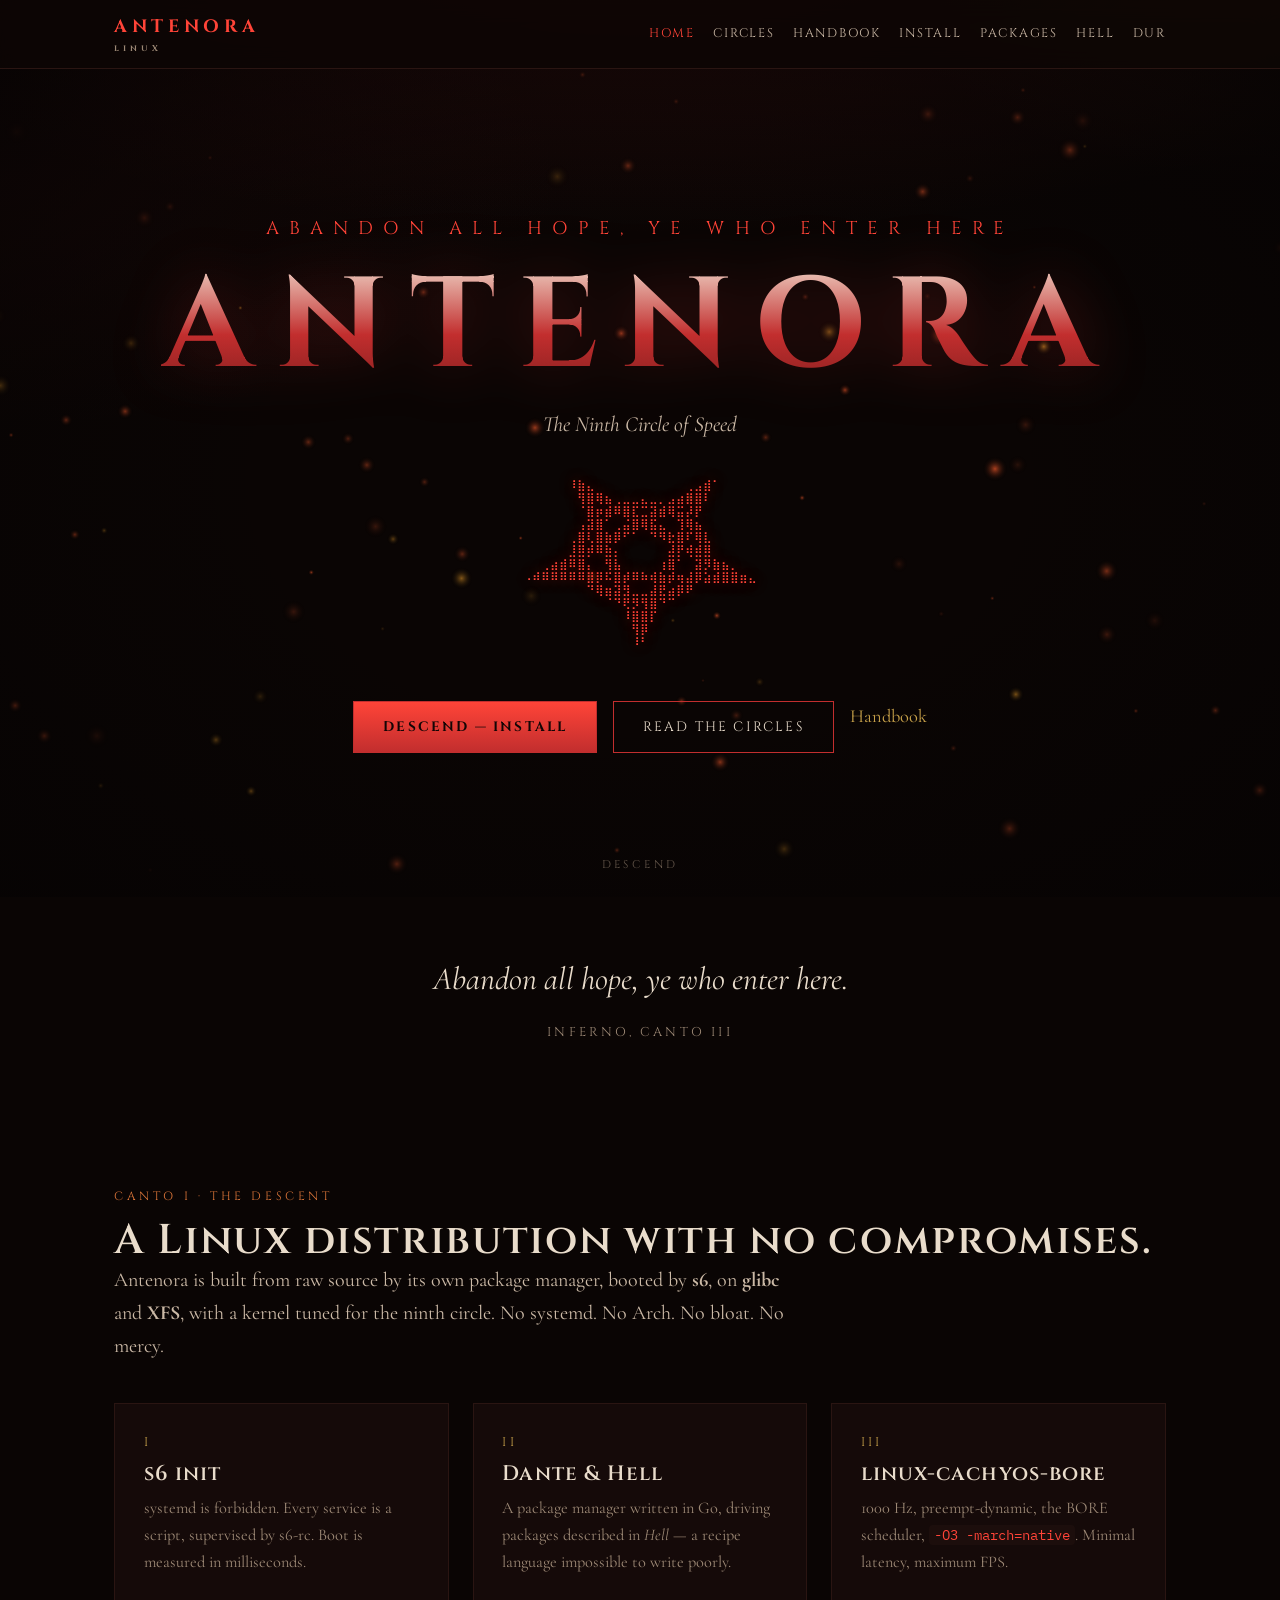
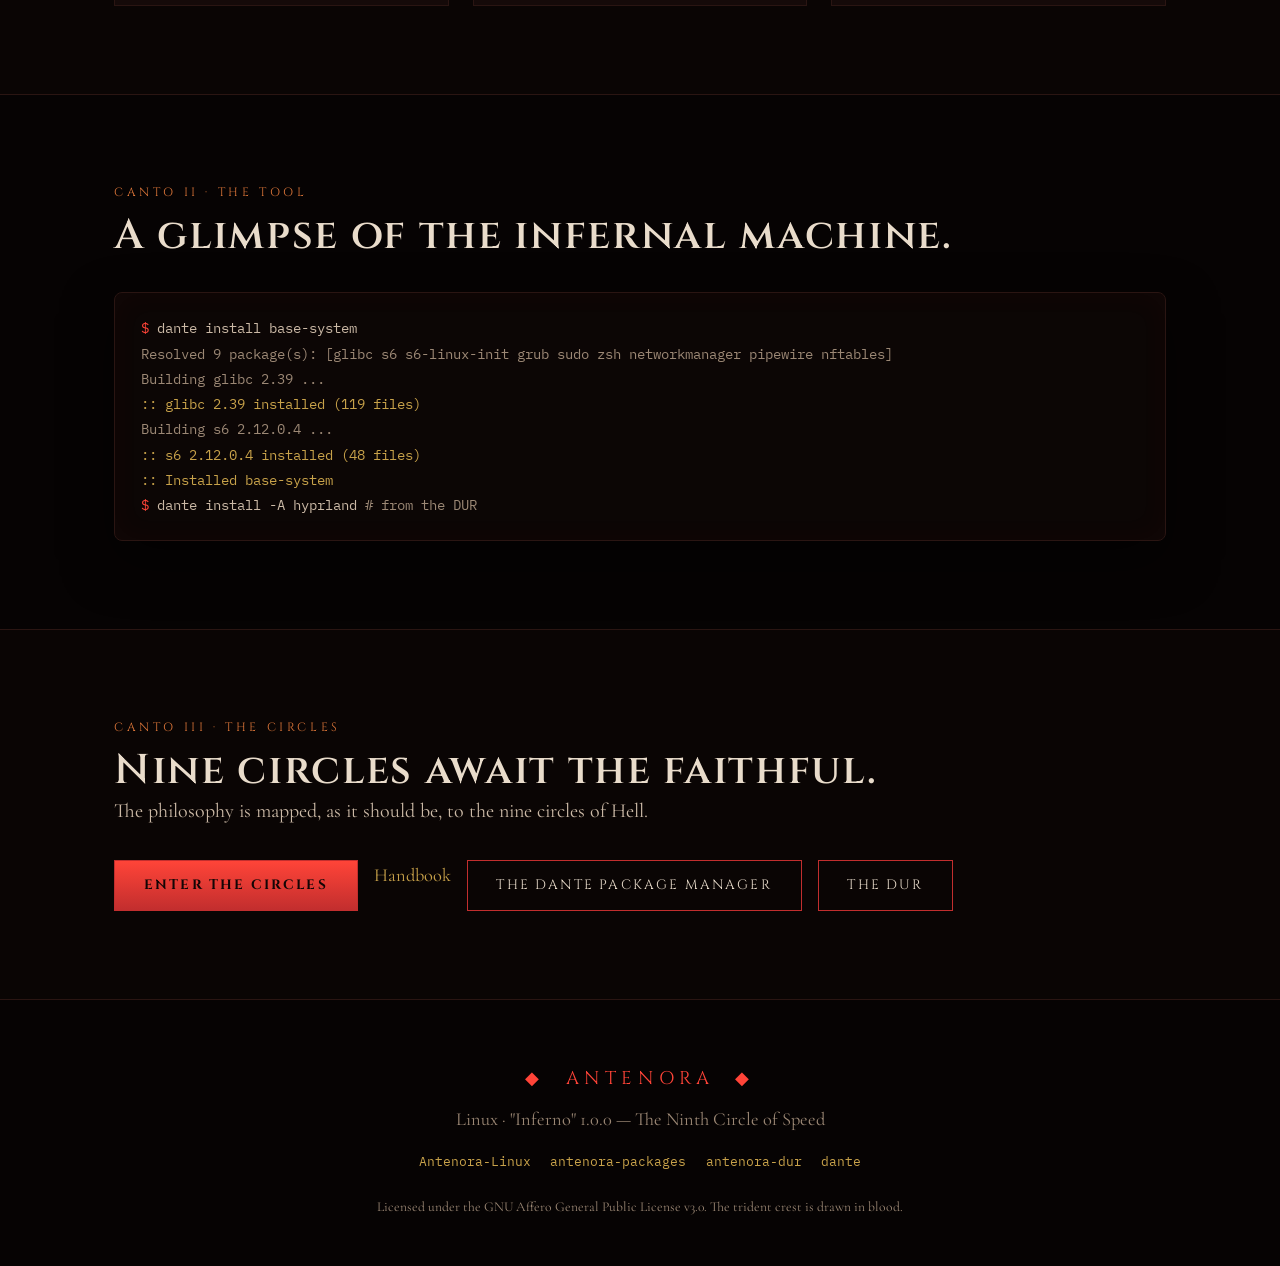
<file: docs/index.html>
<!doctype html>
<html lang="en">
<head>
  <meta charset="utf-8">
  <meta name="viewport" content="width=device-width, initial-scale=1">
  <title>Antenora Linux — The Ninth Circle of Speed</title>
  <meta name="description" content="Antenora is a source-based Linux distribution. s6 init, glibc, XFS, the Dante package manager, and the Hell recipe language. No systemd, no bloat, no mercy.">
  <link rel="preconnect" href="https://fonts.googleapis.com">
  <link rel="preconnect" href="https://fonts.gstatic.com" crossorigin>
  <link href="https://fonts.googleapis.com/css2?family=Cinzel:wght@400;600;700&family=Cormorant+Garamond:ital,wght@0,400;0,500;1,400&family=IBM+Plex+Mono:wght@400;500&display=swap" rel="stylesheet">
  <link rel="stylesheet" href="style.css">
  <link rel="icon" href="favicon.png" type="image/png">
</head>
<body>

<nav>
  <div class="nav-inner">
    <a class="brand" href="index.html">Antenora<small>Linux</small></a>
    <div class="nav-links">
      <a href="index.html" class="active">Home</a>
      <a href="circles.html">Circles</a>
      <a href="handbook.html">Handbook</a>
      <a href="install.html">Install</a>
      <a href="packages.html">Packages</a>
      <a href="hell.html">Hell</a>
      <a href="dur.html">DUR</a>
    </div>
  </div>
</nav>

<header class="hero">
  <canvas id="embers"></canvas>
  <div class="hero-inner">
    <div class="invocation">Abandon all hope, ye who enter here</div>
    <h1>ANTENORA</h1>
    <p class="subtitle">The Ninth Circle of Speed</p>
    <pre class="crest">⠀⠀⠀⠀⠀⢰⣦⡀⠀⠀⠀⠀⠀⠀⠀⠀⠀⠀⠀⢀⣴⠂⠀⠀⠀⠀
⠀⠀⠀⠀⠀⠀⢿⣿⣶⣄⠀⠀⠀⡀⠀⠀⢀⣠⣾⣿⡏⠀⠀⠀⠀⠀
⠀⠀⠀⠀⠀⠀⠘⣿⣬⣽⣾⣿⡟⠛⣻⣵⣿⣛⣹⡿⠀⠀⠀⠀⠀⠀
⠀⠀⠀⠀⠀⠀⢀⣻⣷⠋⠀⣙⣿⣿⣟⡉⠈⢻⣷⣅⠀⠀⠀⠀⠀⠀
⠀⠀⠀⠀⠀⠀⣾⡏⣿⣦⣾⠟⠋⠈⠻⢿⡦⣾⡞⣿⡆⠀⠀⠀⠀⠀
⠀⠀⠀⠀⠀⢸⣿⣼⣿⣯⡁⠀⠀⠀⠀⠀⣹⡿⣴⣼⣿⠀⠀⠀⠀⠀
⠀⠀⠀⣠⣴⣿⣿⡁⠀⢿⣇⠀⠀⠀⠀⢠⣿⠃⠈⣻⢿⣦⣄⠀⠀⠀
⢀⣴⣾⣿⣿⣶⣿⣷⣶⣞⣿⣴⣶⣦⣴⣮⣽⣤⣰⣿⣣⣽⣿⣷⣤⡀
⠀⠀⠀⠀⠀⠀⠀⠻⣷⣤⣻⢷⠀⠀⣸⡿⣡⣾⡿⠁⠉⠉⠉⠉⠉⠉
⠀⠀⠀⠀⠀⠀⠀⠀⠈⠙⠻⡿⢿⢿⣿⠻⠛⠁⠀⠀⠀⠀⠀⠀⠀⠀
⠀⠀⠀⠀⠀⠀⠀⠀⠀⠀⠀⢸⣷⣾⡟⠀⠀⠀⠀⠀⠀⠀⠀⠀⠀⠀
⠀⠀⠀⠀⠀⠀⠀⠀⠀⠀⠀⠀⢿⣿⠁⠀⠀⠀⠀⠀⠀⠀⠀⠀⠀⠀
⠀⠀⠀⠀⠀⠀⠀⠀⠀⠀⠀⠀⢸⠇⠀⠀⠀⠀⠀⠀⠀⠀⠀⠀⠀⠀</pre>
    <div class="cta-row">
      <a class="btn primary" href="install.html">Descend — Install</a>
      <a class="btn ghost" href="circles.html">Read the Circles</a>
      <a href="handbook.html">Handbook</a>
    </div>
  </div>
  <div class="scroll-hint">DESCEND</div>
</header>

<section class="quote-strip">
  <div class="container">
    <blockquote data-quote></blockquote>
    <cite data-quote-cite></cite>
  </div>
</section>

<section>
  <div class="container">
    <div class="eyebrow">Canto I · The Descent</div>
    <h2 class="reveal">A Linux distribution with no compromises.</h2>
    <p class="lede reveal">Antenora is built from raw source by its own package manager, booted by <strong>s6</strong>, on <strong>glibc</strong> and <strong>XFS</strong>, with a kernel tuned for the ninth circle. No systemd. No Arch. No bloat. No mercy.</p>
    <div class="grid three" style="margin-top:2.5rem">
      <div class="card reveal">
        <div class="num">I</div>
        <h3>s6 init</h3>
        <p>systemd is forbidden. Every service is a script, supervised by s6-rc. Boot is measured in milliseconds.</p>
      </div>
      <div class="card reveal">
        <div class="num">II</div>
        <h3>Dante &amp; Hell</h3>
        <p>A package manager written in Go, driving packages described in <em>Hell</em> — a recipe language impossible to write poorly.</p>
      </div>
      <div class="card reveal">
        <div class="num">III</div>
        <h3>linux-cachyos-bore</h3>
        <p>1000&nbsp;Hz, preempt-dynamic, the BORE scheduler, <code>-O3 -march=native</code>. Minimal latency, maximum FPS.</p>
      </div>
    </div>
  </div>
</section>

<section class="alt">
  <div class="container">
    <div class="eyebrow">Canto II · The Tool</div>
    <h2 class="reveal">A glimpse of the infernal machine.</h2>
    <div class="terminal reveal" style="margin-top:2rem">
      <div><span class="prompt">$</span> dante install base-system</div>
      <div class="dim">Resolved 9 package(s): [glibc s6 s6-linux-init grub sudo zsh networkmanager pipewire nftables]</div>
      <div class="dim">Building glibc 2.39 ...</div>
      <div class="ok">:: glibc 2.39 installed (119 files)</div>
      <div class="dim">Building s6 2.12.0.4 ...</div>
      <div class="ok">:: s6 2.12.0.4 installed (48 files)</div>
      <div class="ok">:: Installed base-system</div>
      <div><span class="prompt">$</span> dante install -A hyprland <span class="dim"># from the DUR</span></div>
    </div>
  </div>
</section>

<section>
  <div class="container">
    <div class="eyebrow">Canto III · The Circles</div>
    <h2 class="reveal">Nine circles await the faithful.</h2>
    <p class="lede reveal">The philosophy is mapped, as it should be, to the nine circles of Hell.</p>
    <div class="cta-row reveal" style="justify-content:flex-start; margin-top:2rem">
      <a class="btn primary" href="circles.html">Enter the Circles</a>
      <a href="handbook.html">Handbook</a>
      <a class="btn ghost" href="packages.html">The Dante package manager</a>
      <a class="btn ghost" href="dur.html">The DUR</a>
    </div>
  </div>
</section>

<footer>
  <div class="container">
    <div style="font-family:var(--display); letter-spacing:.3em; color:var(--red-bright)">◆ &nbsp;ANTENORA&nbsp; ◆</div>
    <p style="margin-top:.6rem; color:var(--muted)">Linux · "Inferno" 1.0.0 — The Ninth Circle of Speed</p>
    <div class="repos">
      <a href="https://github.com/AstralZX/Antenora-Linux">Antenora-Linux</a>
      <a href="https://github.com/AstralZX/antenora-packages">antenora-packages</a>
      <a href="https://github.com/AstralZX/antenora-dur">antenora-dur</a>
      <a href="https://github.com/AstralZX/dante">dante</a>
    </div>
    <p class="legal">Licensed under the GNU Affero General Public License v3.0. The trident crest is drawn in blood.</p>
  </div>
</footer>

<script src="main.js"></script>
</body>
</html>
</file>
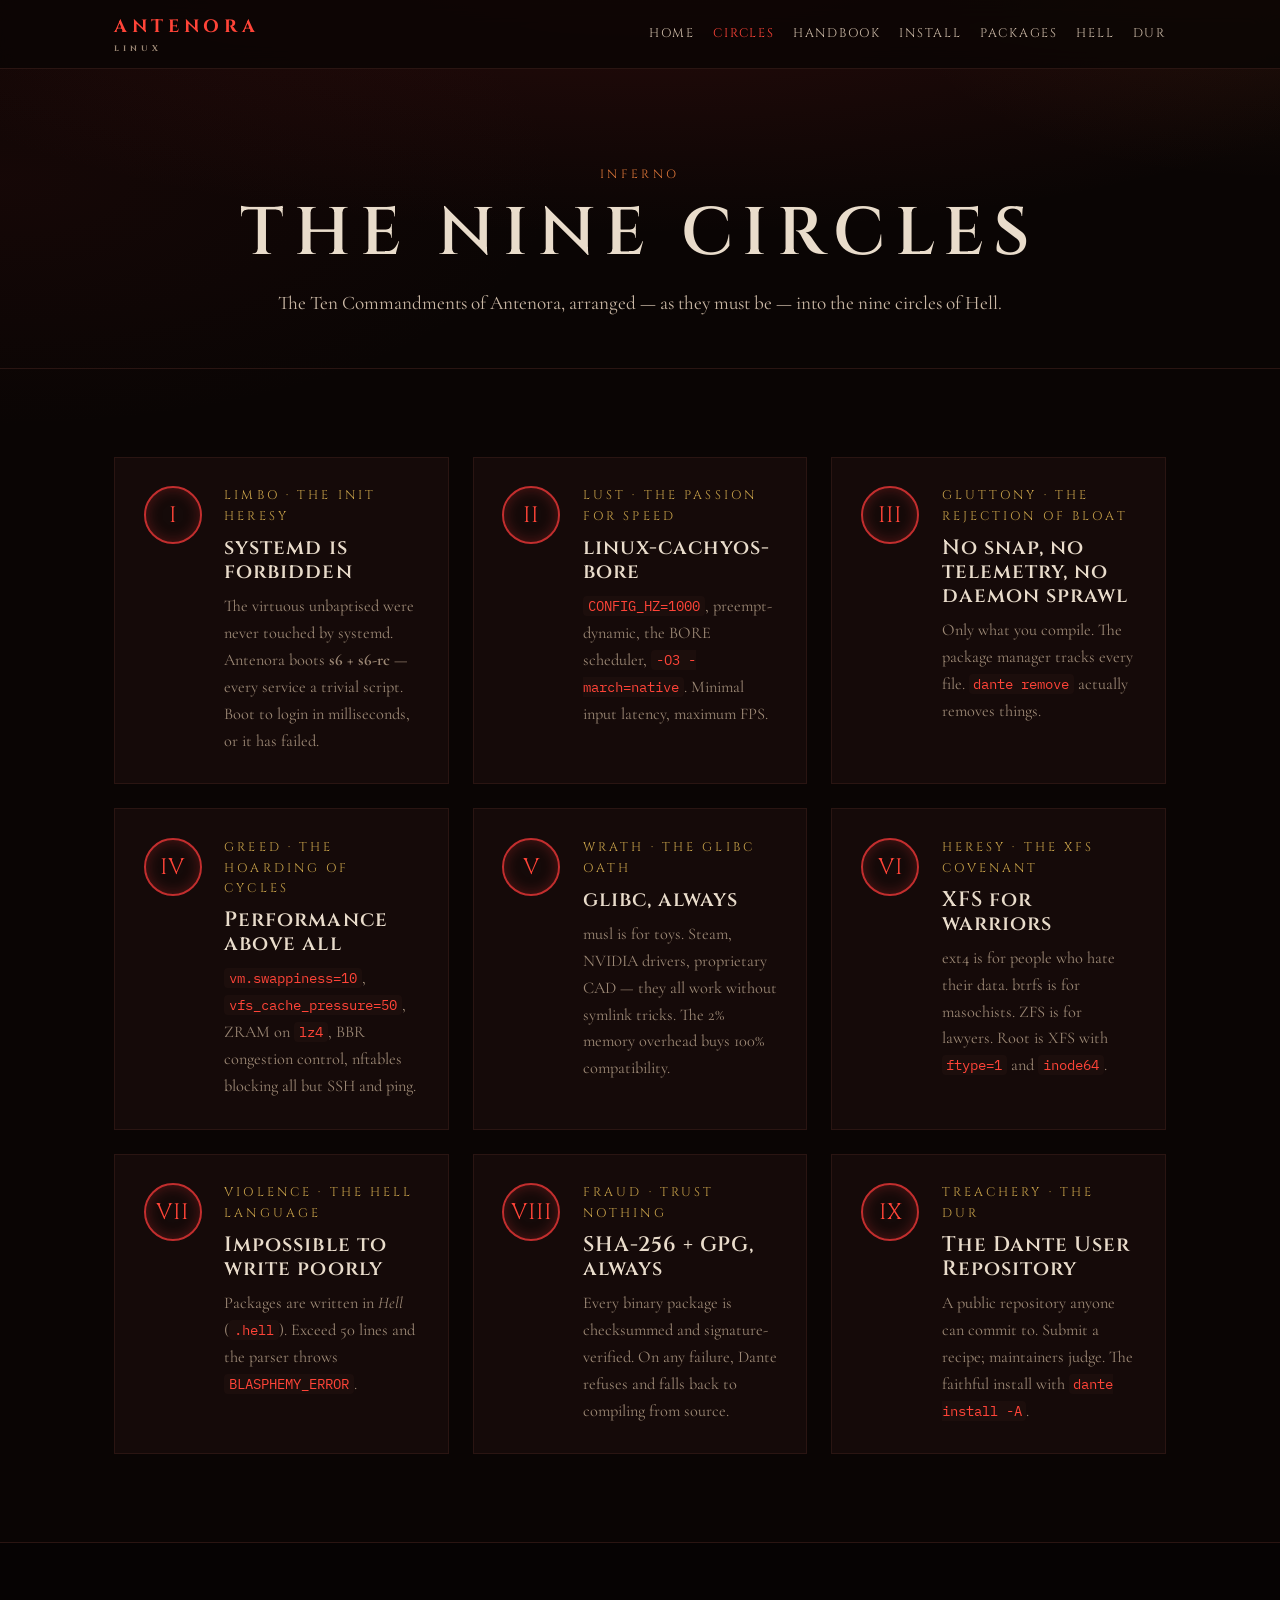
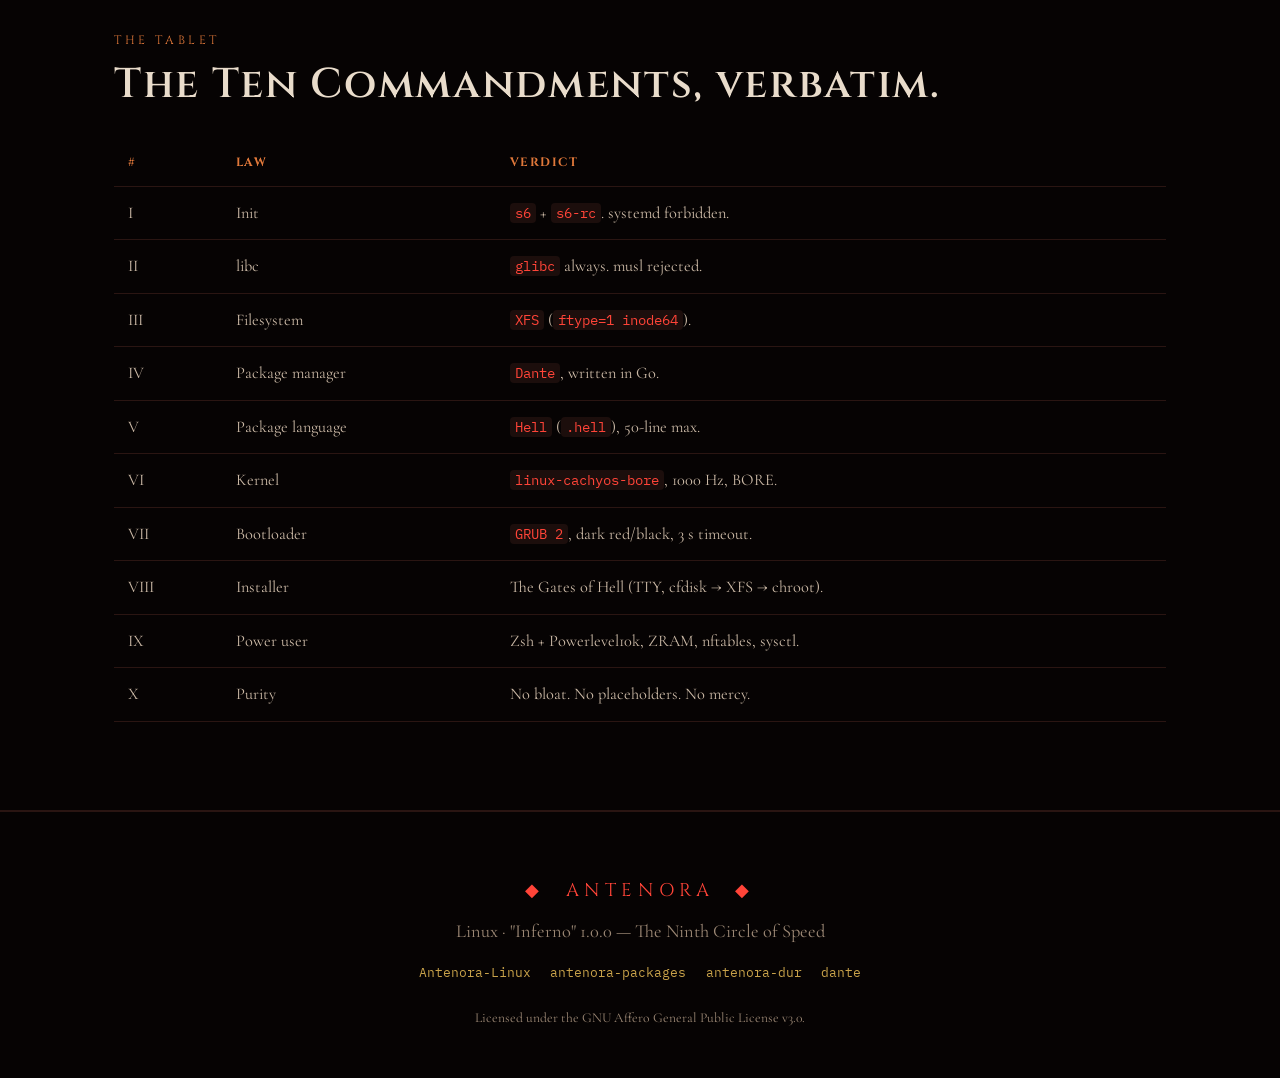
<file: docs/circles.html>
<!doctype html>
<html lang="en">
<head>
  <meta charset="utf-8">
  <meta name="viewport" content="width=device-width, initial-scale=1">
  <title>The Nine Circles — Antenora Linux</title>
  <meta name="description" content="Antenora's philosophy, mapped to the nine circles of Dante's Inferno: s6, glibc, XFS, and the Dante package manager.">
  <link rel="preconnect" href="https://fonts.googleapis.com">
  <link rel="preconnect" href="https://fonts.gstatic.com" crossorigin>
  <link href="https://fonts.googleapis.com/css2?family=Cinzel:wght@400;600;700&family=Cormorant+Garamond:ital,wght@0,400;0,500;1,400&family=IBM+Plex+Mono:wght@400;500&display=swap" rel="stylesheet">
  <link rel="stylesheet" href="style.css">
  <link rel="icon" href="favicon.png" type="image/png">
</head>
<body>

<nav>
  <div class="nav-inner">
    <a class="brand" href="index.html">Antenora<small>Linux</small></a>
    <div class="nav-links">
      <a href="index.html">Home</a>
      <a href="circles.html" class="active">Circles</a>
      <a href="handbook.html">Handbook</a>
      <a href="install.html">Install</a>
      <a href="packages.html">Packages</a>
      <a href="hell.html">Hell</a>
      <a href="dur.html">DUR</a>
    </div>
  </div>
</nav>

<header class="page-hero">
  <div class="container">
    <div class="eyebrow">Inferno</div>
    <h1>THE NINE CIRCLES</h1>
    <p>The Ten Commandments of Antenora, arranged — as they must be — into the nine circles of Hell.</p>
  </div>
</header>

<section>
  <div class="container">
    <div class="grid two">
      <div class="card circle reveal">
        <div class="ring">I</div>
        <div>
          <div class="num">Limbo · The Init Heresy</div>
          <h3>systemd is forbidden</h3>
          <p>The virtuous unbaptised were never touched by systemd. Antenora boots <strong>s6 + s6-rc</strong> — every service a trivial script. Boot to login in milliseconds, or it has failed.</p>
        </div>
      </div>
      <div class="card circle reveal">
        <div class="ring">II</div>
        <div>
          <div class="num">Lust · The Passion for Speed</div>
          <h3>linux-cachyos-bore</h3>
          <p><code>CONFIG_HZ=1000</code>, preempt-dynamic, the BORE scheduler, <code>-O3 -march=native</code>. Minimal input latency, maximum FPS.</p>
        </div>
      </div>
      <div class="card circle reveal">
        <div class="ring">III</div>
        <div>
          <div class="num">Gluttony · The Rejection of Bloat</div>
          <h3>No snap, no telemetry, no daemon sprawl</h3>
          <p>Only what you compile. The package manager tracks every file. <code>dante remove</code> actually removes things.</p>
        </div>
      </div>
      <div class="card circle reveal">
        <div class="ring">IV</div>
        <div>
          <div class="num">Greed · The Hoarding of Cycles</div>
          <h3>Performance above all</h3>
          <p><code>vm.swappiness=10</code>, <code>vfs_cache_pressure=50</code>, ZRAM on <code>lz4</code>, BBR congestion control, nftables blocking all but SSH and ping.</p>
        </div>
      </div>
      <div class="card circle reveal">
        <div class="ring">V</div>
        <div>
          <div class="num">Wrath · The GLIBC Oath</div>
          <h3>glibc, always</h3>
          <p>musl is for toys. Steam, NVIDIA drivers, proprietary CAD — they all work without symlink tricks. The 2% memory overhead buys 100% compatibility.</p>
        </div>
      </div>
      <div class="card circle reveal">
        <div class="ring">VI</div>
        <div>
          <div class="num">Heresy · The XFS Covenant</div>
          <h3>XFS for warriors</h3>
          <p>ext4 is for people who hate their data. btrfs is for masochists. ZFS is for lawyers. Root is XFS with <code>ftype=1</code> and <code>inode64</code>.</p>
        </div>
      </div>
      <div class="card circle reveal">
        <div class="ring">VII</div>
        <div>
          <div class="num">Violence · The Hell Language</div>
          <h3>Impossible to write poorly</h3>
          <p>Packages are written in <em>Hell</em> (<code>.hell</code>). Exceed 50 lines and the parser throws <code>BLASPHEMY_ERROR</code>.</p>
        </div>
      </div>
      <div class="card circle reveal">
        <div class="ring">VIII</div>
        <div>
          <div class="num">Fraud · Trust Nothing</div>
          <h3>SHA-256 + GPG, always</h3>
          <p>Every binary package is checksummed and signature-verified. On any failure, Dante refuses and falls back to compiling from source.</p>
        </div>
      </div>
      <div class="card circle reveal">
        <div class="ring">IX</div>
        <div>
          <div class="num">Treachery · The DUR</div>
          <h3>The Dante User Repository</h3>
          <p>A public repository anyone can commit to. Submit a recipe; maintainers judge. The faithful install with <code>dante install -A</code>.</p>
        </div>
      </div>
    </div>
  </div>
</section>

<section class="alt">
  <div class="container">
    <div class="eyebrow">The Tablet</div>
    <h2 class="reveal">The Ten Commandments, verbatim.</h2>
    <table style="margin-top:2rem">
      <thead><tr><th>#</th><th>Law</th><th>Verdict</th></tr></thead>
      <tbody>
        <tr><td>I</td><td>Init</td><td><code>s6</code> + <code>s6-rc</code>. systemd forbidden.</td></tr>
        <tr><td>II</td><td>libc</td><td><code>glibc</code> always. musl rejected.</td></tr>
        <tr><td>III</td><td>Filesystem</td><td><code>XFS</code> (<code>ftype=1 inode64</code>).</td></tr>
        <tr><td>IV</td><td>Package manager</td><td><code>Dante</code>, written in Go.</td></tr>
        <tr><td>V</td><td>Package language</td><td><code>Hell</code> (<code>.hell</code>), 50-line max.</td></tr>
        <tr><td>VI</td><td>Kernel</td><td><code>linux-cachyos-bore</code>, 1000&nbsp;Hz, BORE.</td></tr>
        <tr><td>VII</td><td>Bootloader</td><td><code>GRUB 2</code>, dark red/black, 3&nbsp;s timeout.</td></tr>
        <tr><td>VIII</td><td>Installer</td><td>The Gates of Hell (TTY, cfdisk → XFS → chroot).</td></tr>
        <tr><td>IX</td><td>Power user</td><td>Zsh + Powerlevel10k, ZRAM, nftables, sysctl.</td></tr>
        <tr><td>X</td><td>Purity</td><td>No bloat. No placeholders. No mercy.</td></tr>
      </tbody>
    </table>
  </div>
</section>

<footer>
  <div class="container">
    <div style="font-family:var(--display); letter-spacing:.3em; color:var(--red-bright)">◆ &nbsp;ANTENORA&nbsp; ◆</div>
    <p style="margin-top:.6rem; color:var(--muted)">Linux · "Inferno" 1.0.0 — The Ninth Circle of Speed</p>
    <div class="repos">
      <a href="https://github.com/AstralZX/Antenora-Linux">Antenora-Linux</a>
      <a href="https://github.com/AstralZX/antenora-packages">antenora-packages</a>
      <a href="https://github.com/AstralZX/antenora-dur">antenora-dur</a>
      <a href="https://github.com/AstralZX/dante">dante</a>
    </div>
    <p class="legal">Licensed under the GNU Affero General Public License v3.0.</p>
  </div>
</footer>

<script src="main.js"></script>
</body>
</html>
</file>
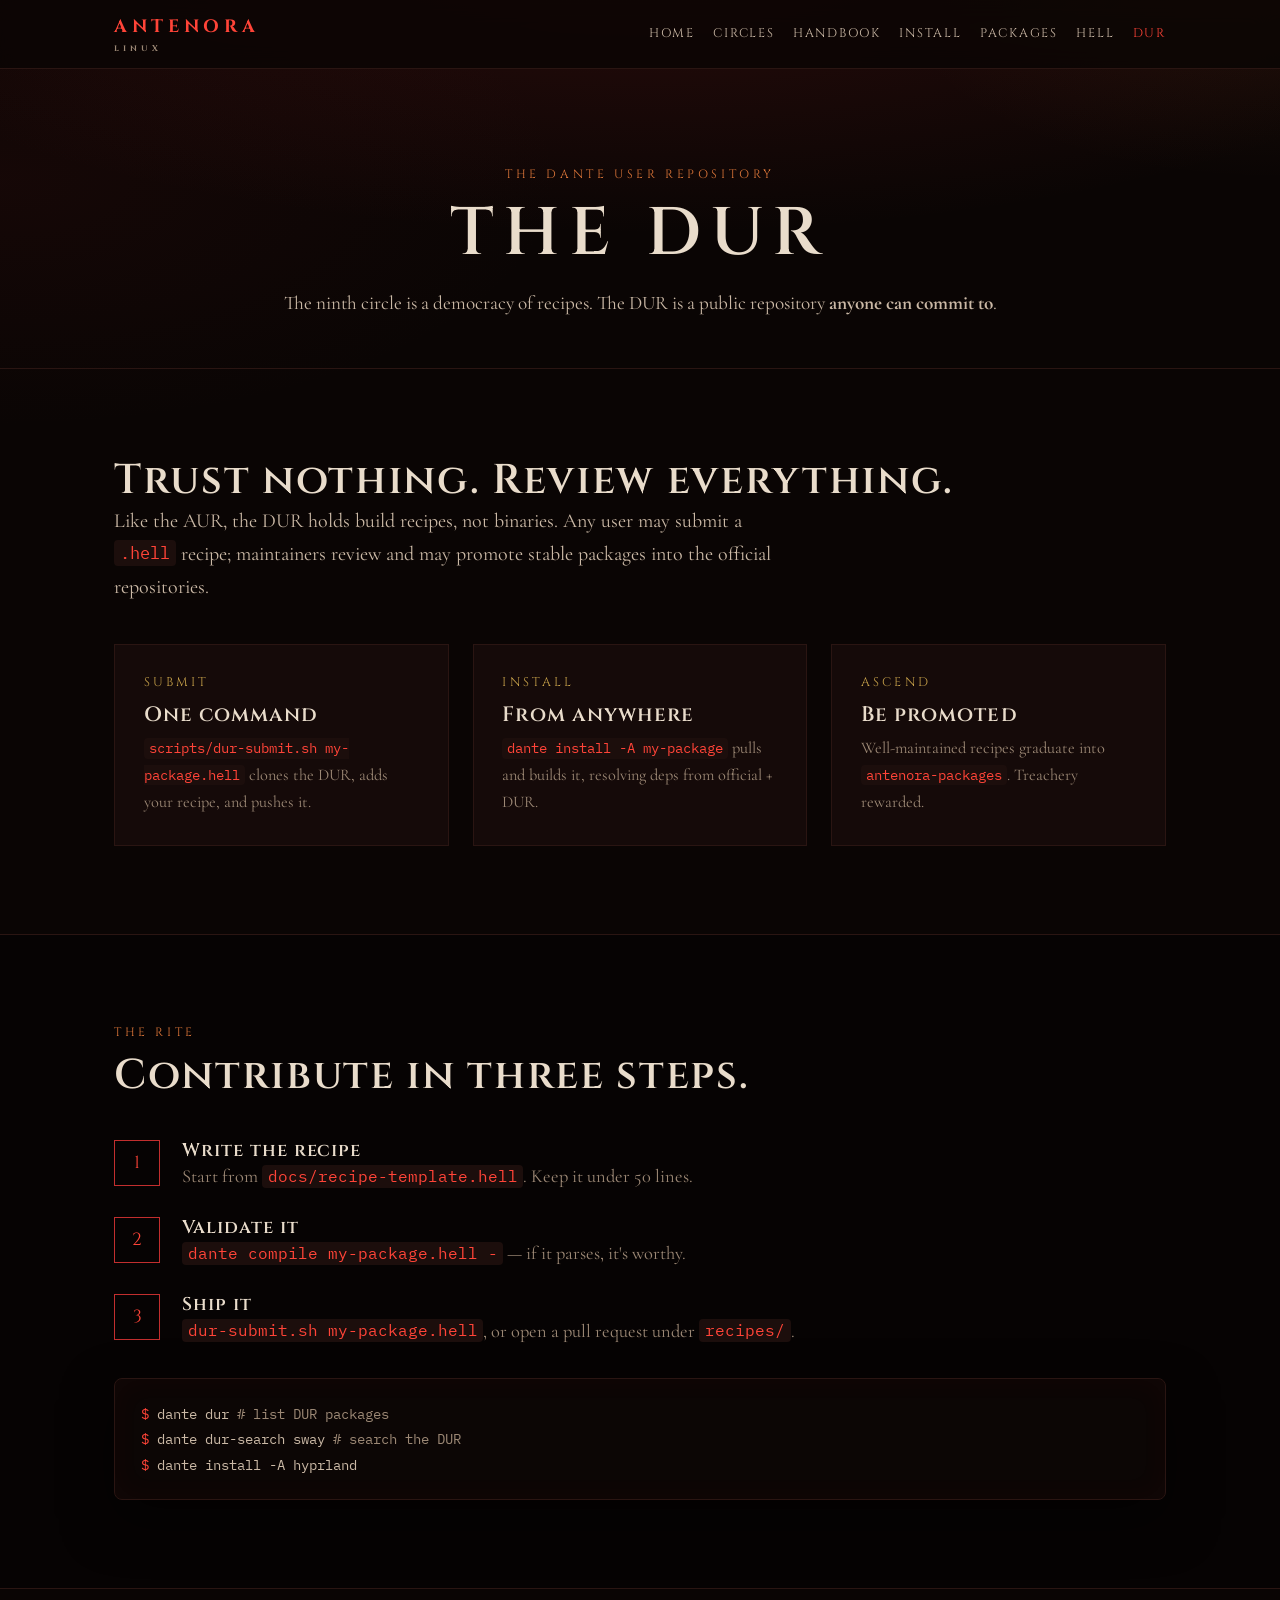
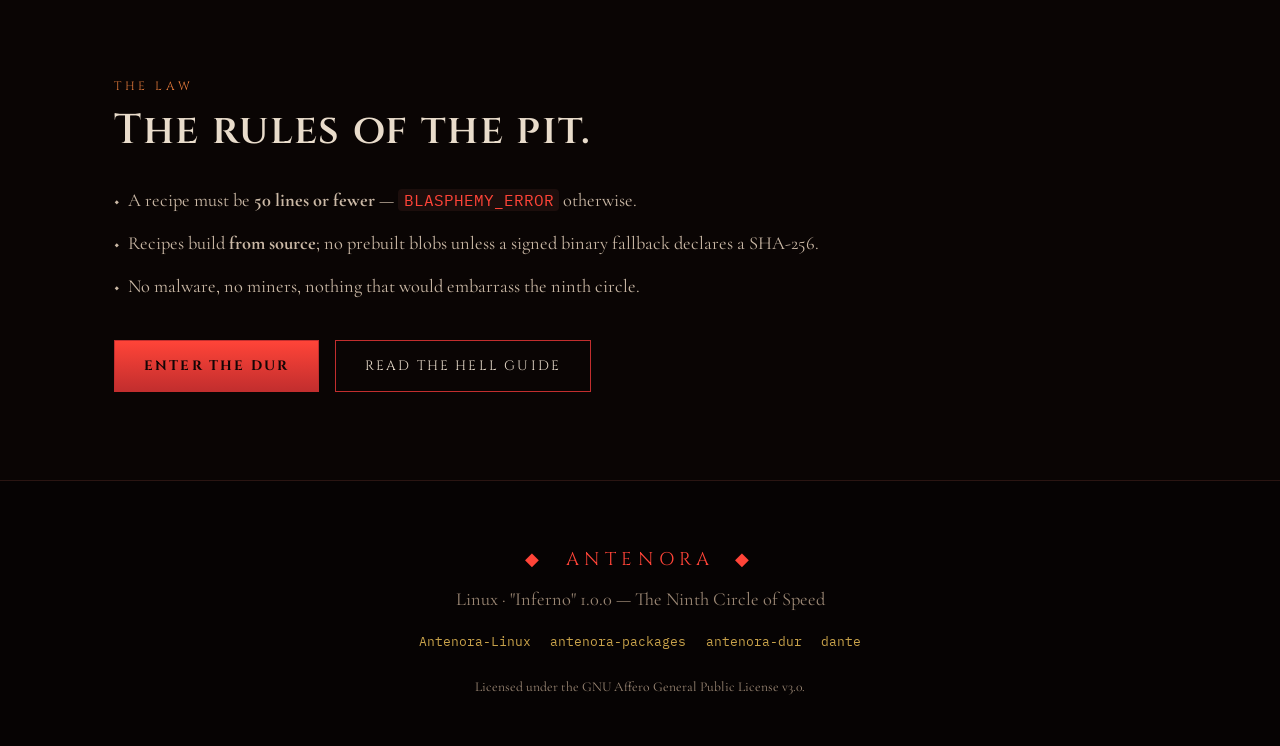
<file: docs/dur.html>
<!doctype html>
<html lang="en">
<head>
  <meta charset="utf-8">
  <meta name="viewport" content="width=device-width, initial-scale=1">
  <title>The DUR — Dante User Repository — Antenora Linux</title>
  <meta name="description" content="The Dante User Repository — a public package repository anyone can commit to. Submit a .hell recipe and share it with the ninth circle.">
  <link rel="preconnect" href="https://fonts.googleapis.com">
  <link rel="preconnect" href="https://fonts.gstatic.com" crossorigin>
  <link href="https://fonts.googleapis.com/css2?family=Cinzel:wght@400;600;700&family=Cormorant+Garamond:ital,wght@0,400;0,500;1,400&family=IBM+Plex+Mono:wght@400;500&display=swap" rel="stylesheet">
  <link rel="stylesheet" href="style.css">
  <link rel="icon" href="favicon.png" type="image/png">
</head>
<body>

<nav>
  <div class="nav-inner">
    <a class="brand" href="index.html">Antenora<small>Linux</small></a>
    <div class="nav-links">
      <a href="index.html">Home</a>
      <a href="circles.html">Circles</a>
      <a href="handbook.html">Handbook</a>
      <a href="install.html">Install</a>
      <a href="packages.html">Packages</a>
      <a href="hell.html">Hell</a>
      <a href="dur.html" class="active">DUR</a>
    </div>
  </div>
</nav>

<header class="page-hero">
  <div class="container">
    <div class="eyebrow">The Dante User Repository</div>
    <h1>THE DUR</h1>
    <p>The ninth circle is a democracy of recipes. The DUR is a public repository <strong>anyone can commit to</strong>.</p>
  </div>
</header>

<section>
  <div class="container">
    <h2 class="reveal">Trust nothing. Review everything.</h2>
    <p class="lede reveal">Like the AUR, the DUR holds build recipes, not binaries. Any user may submit a <code>.hell</code> recipe; maintainers review and may promote stable packages into the official repositories.</p>
    <div class="grid three" style="margin-top:2.5rem">
      <div class="card reveal">
        <div class="num">Submit</div>
        <h3>One command</h3>
        <p><code>scripts/dur-submit.sh my-package.hell</code> clones the DUR, adds your recipe, and pushes it.</p>
      </div>
      <div class="card reveal">
        <div class="num">Install</div>
        <h3>From anywhere</h3>
        <p><code>dante install -A my-package</code> pulls and builds it, resolving deps from official + DUR.</p>
      </div>
      <div class="card reveal">
        <div class="num">Ascend</div>
        <h3>Be promoted</h3>
        <p>Well-maintained recipes graduate into <code>antenora-packages</code>. Treachery rewarded.</p>
      </div>
    </div>
  </div>
</section>

<section class="alt">
  <div class="container">
    <div class="eyebrow">The Rite</div>
    <h2 class="reveal">Contribute in three steps.</h2>
    <div class="steps" style="margin-top:2.5rem">
      <div class="step reveal"><div><h3>Write the recipe</h3><p>Start from <code>docs/recipe-template.hell</code>. Keep it under 50 lines.</p></div></div>
      <div class="step reveal"><div><h3>Validate it</h3><p><code>dante compile my-package.hell -</code> — if it parses, it's worthy.</p></div></div>
      <div class="step reveal"><div><h3>Ship it</h3><p><code>dur-submit.sh my-package.hell</code>, or open a pull request under <code>recipes/</code>.</p></div></div>
    </div>
    <div class="terminal reveal" style="margin-top:2rem">
      <div><span class="prompt">$</span> dante dur            <span class="dim"># list DUR packages</span></div>
      <div><span class="prompt">$</span> dante dur-search sway <span class="dim"># search the DUR</span></div>
      <div><span class="prompt">$</span> dante install -A hyprland</div>
    </div>
  </div>
</section>

<section>
  <div class="container">
    <div class="eyebrow">The Law</div>
    <h2 class="reveal">The rules of the pit.</h2>
    <ul style="margin-top:1.5rem; color:var(--ink-dim); list-style:none">
      <li class="reveal" style="padding:.4rem 0">◆ &nbsp;A recipe must be <strong>50 lines or fewer</strong> — <code>BLASPHEMY_ERROR</code> otherwise.</li>
      <li class="reveal" style="padding:.4rem 0">◆ &nbsp;Recipes build <strong>from source</strong>; no prebuilt blobs unless a signed binary fallback declares a SHA-256.</li>
      <li class="reveal" style="padding:.4rem 0">◆ &nbsp;No malware, no miners, nothing that would embarrass the ninth circle.</li>
    </ul>
    <div class="cta-row reveal" style="justify-content:flex-start; margin-top:2rem">
      <a class="btn primary" href="https://github.com/AstralZX/antenora-dur">Enter the DUR</a>
      <a class="btn ghost" href="https://github.com/AstralZX/Antenora-Linux/blob/main/docs/hell.md">Read the Hell guide</a>
    </div>
  </div>
</section>

<footer>
  <div class="container">
    <div style="font-family:var(--display); letter-spacing:.3em; color:var(--red-bright)">◆ &nbsp;ANTENORA&nbsp; ◆</div>
    <p style="margin-top:.6rem; color:var(--muted)">Linux · "Inferno" 1.0.0 — The Ninth Circle of Speed</p>
    <div class="repos">
      <a href="https://github.com/AstralZX/Antenora-Linux">Antenora-Linux</a>
      <a href="https://github.com/AstralZX/antenora-packages">antenora-packages</a>
      <a href="https://github.com/AstralZX/antenora-dur">antenora-dur</a>
      <a href="https://github.com/AstralZX/dante">dante</a>
    </div>
    <p class="legal">Licensed under the GNU Affero General Public License v3.0.</p>
  </div>
</footer>

<script src="main.js"></script>
</body>
</html>
</file>
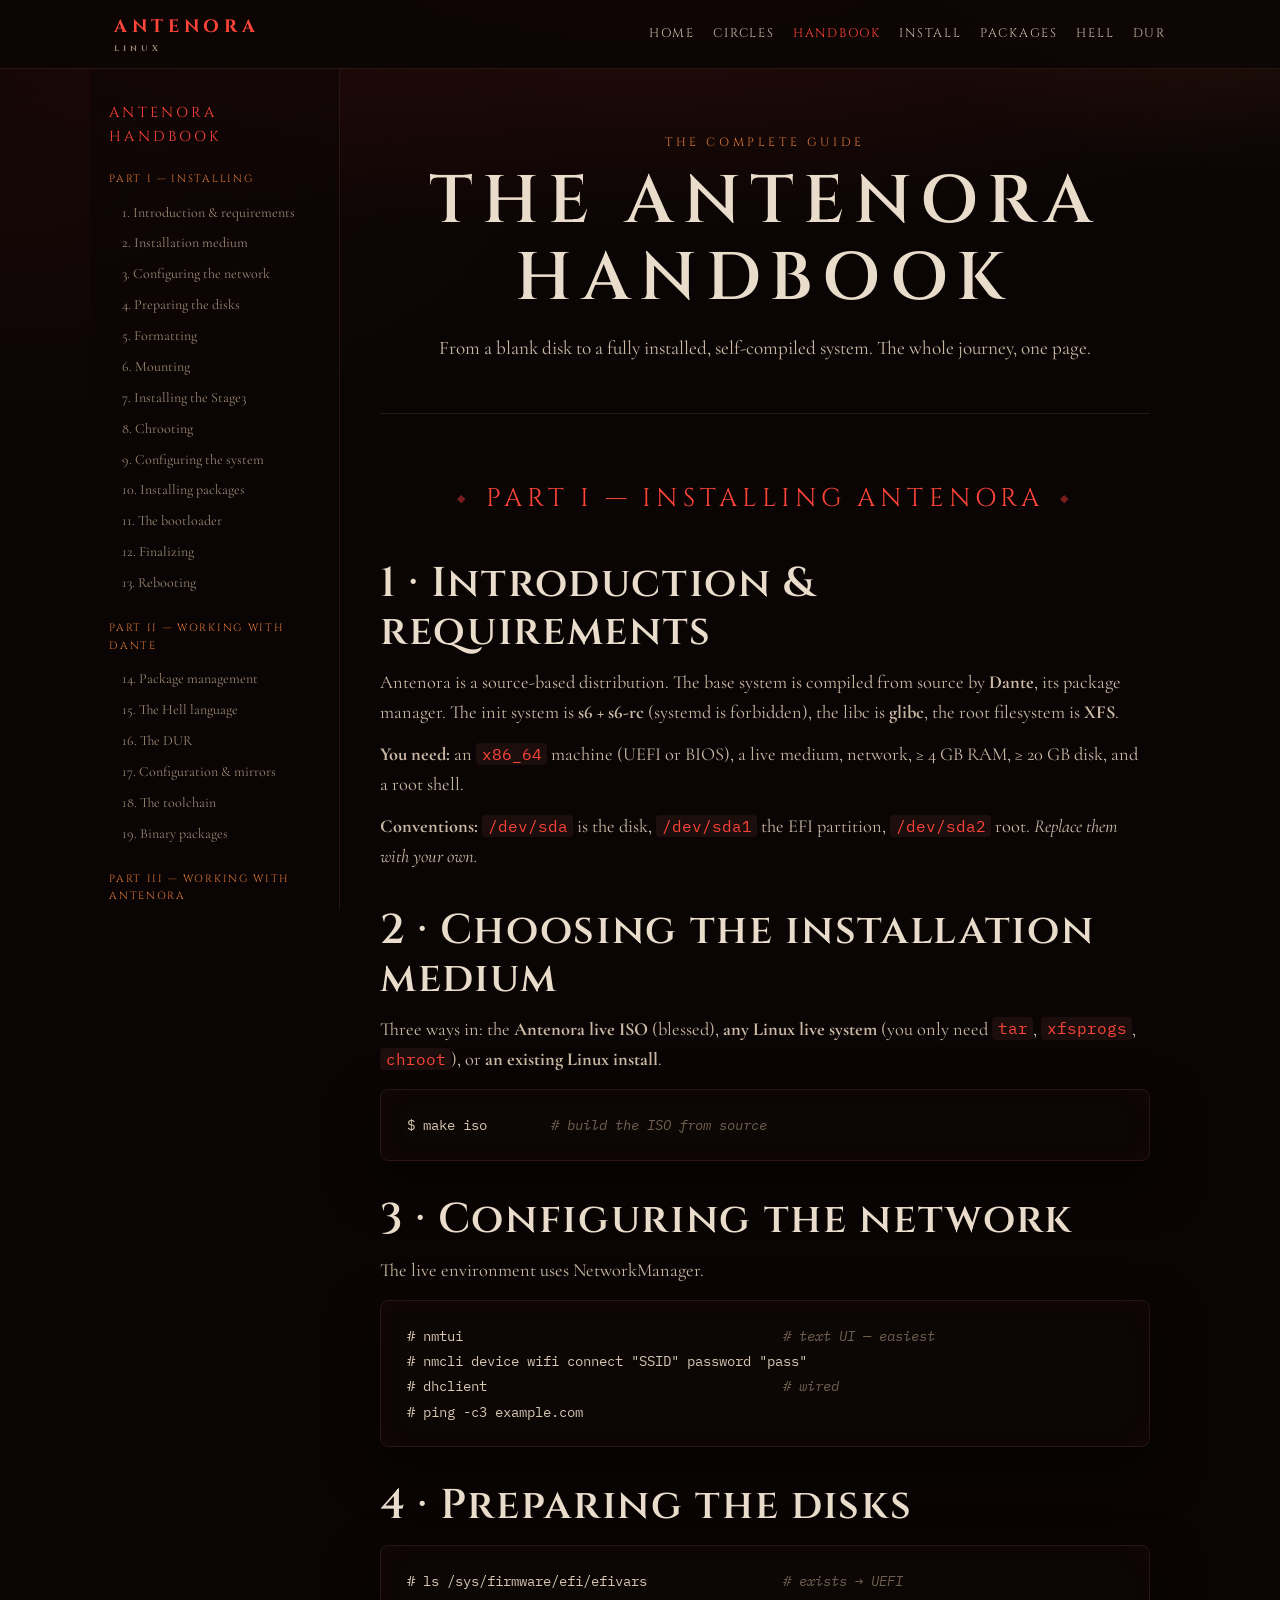
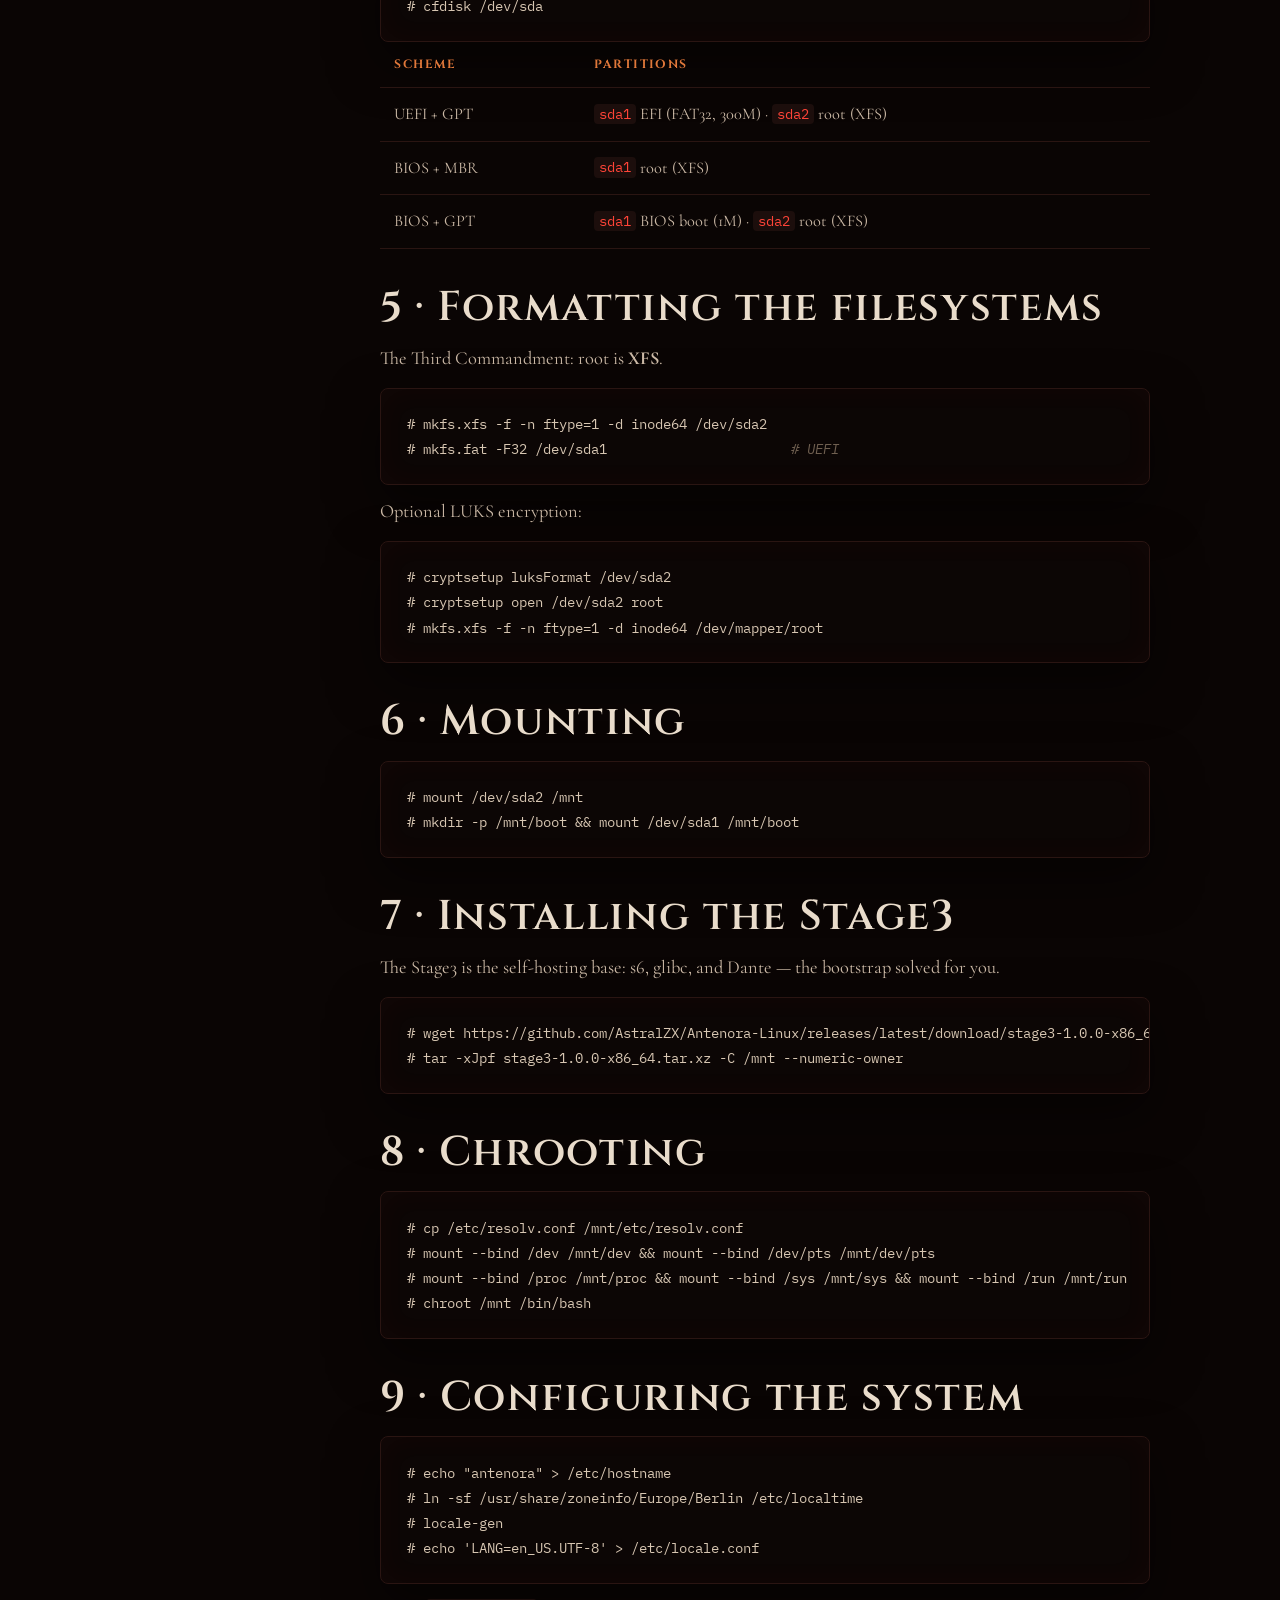
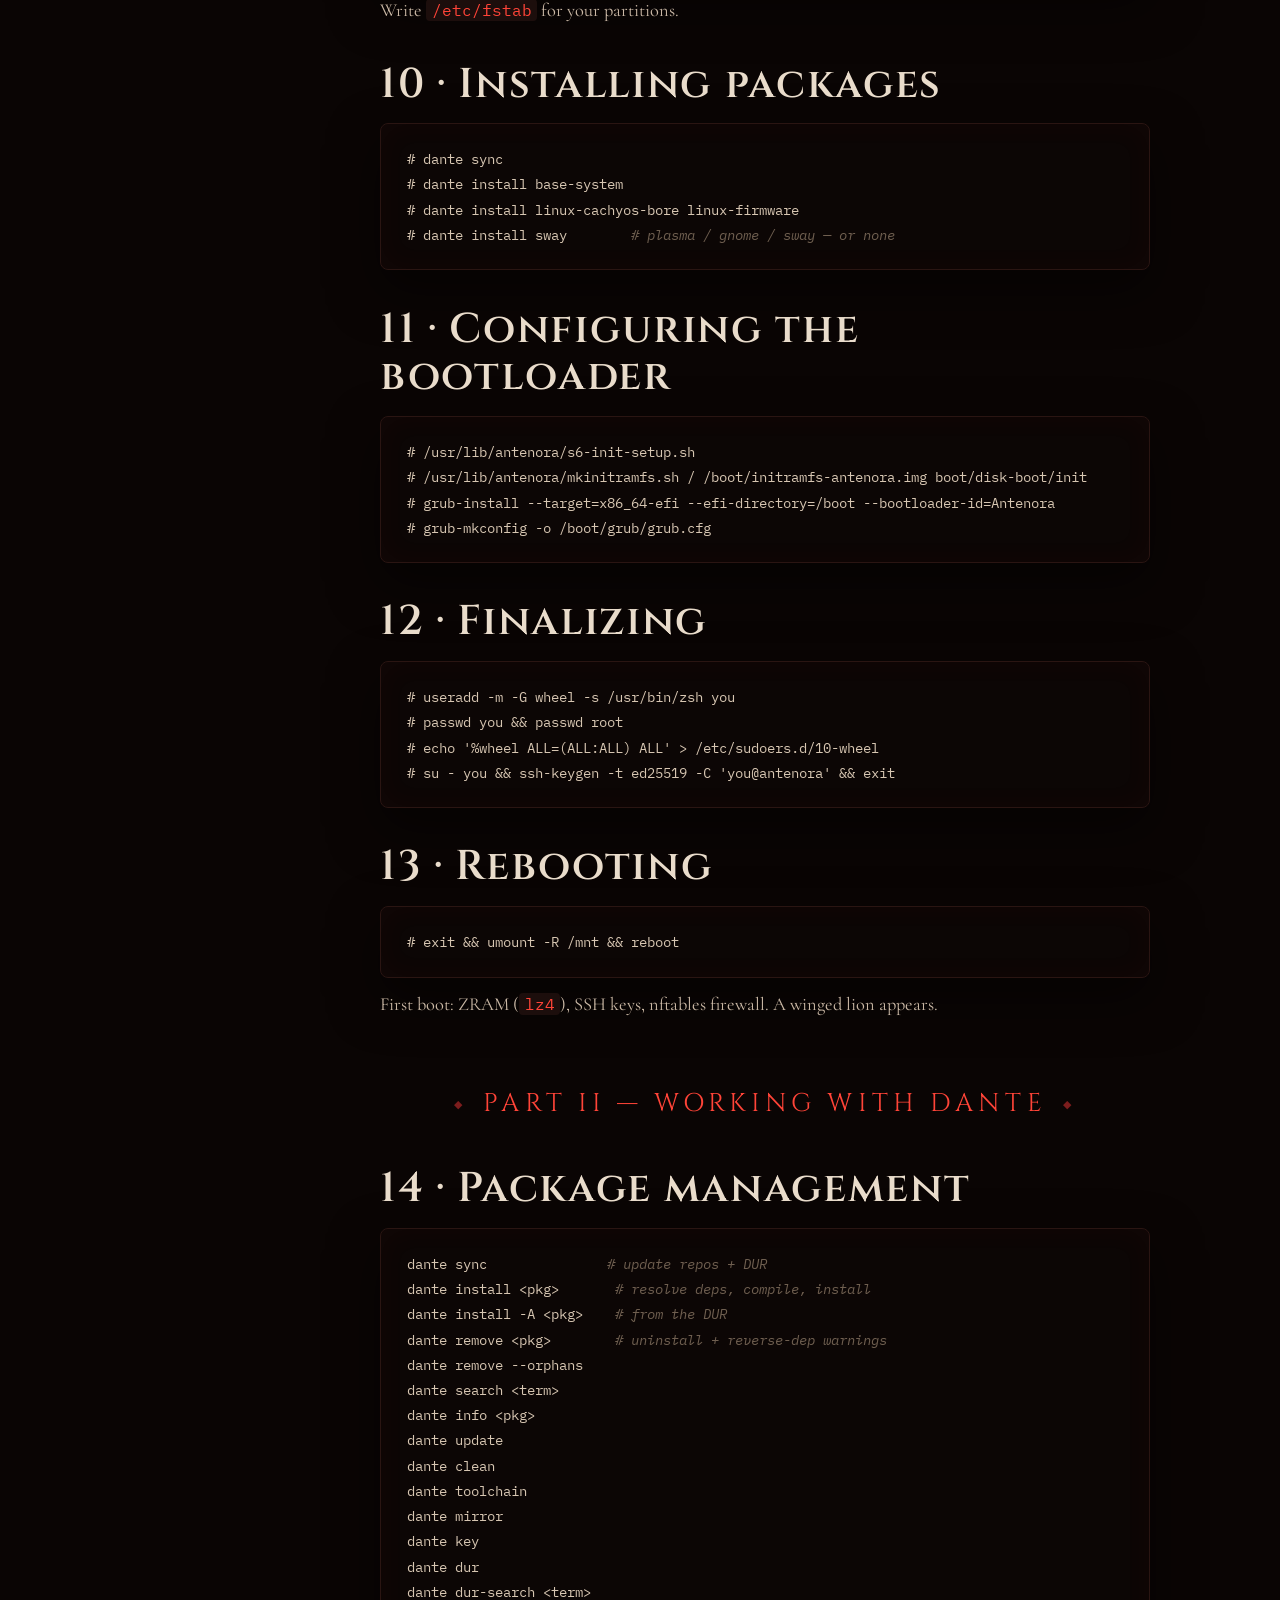
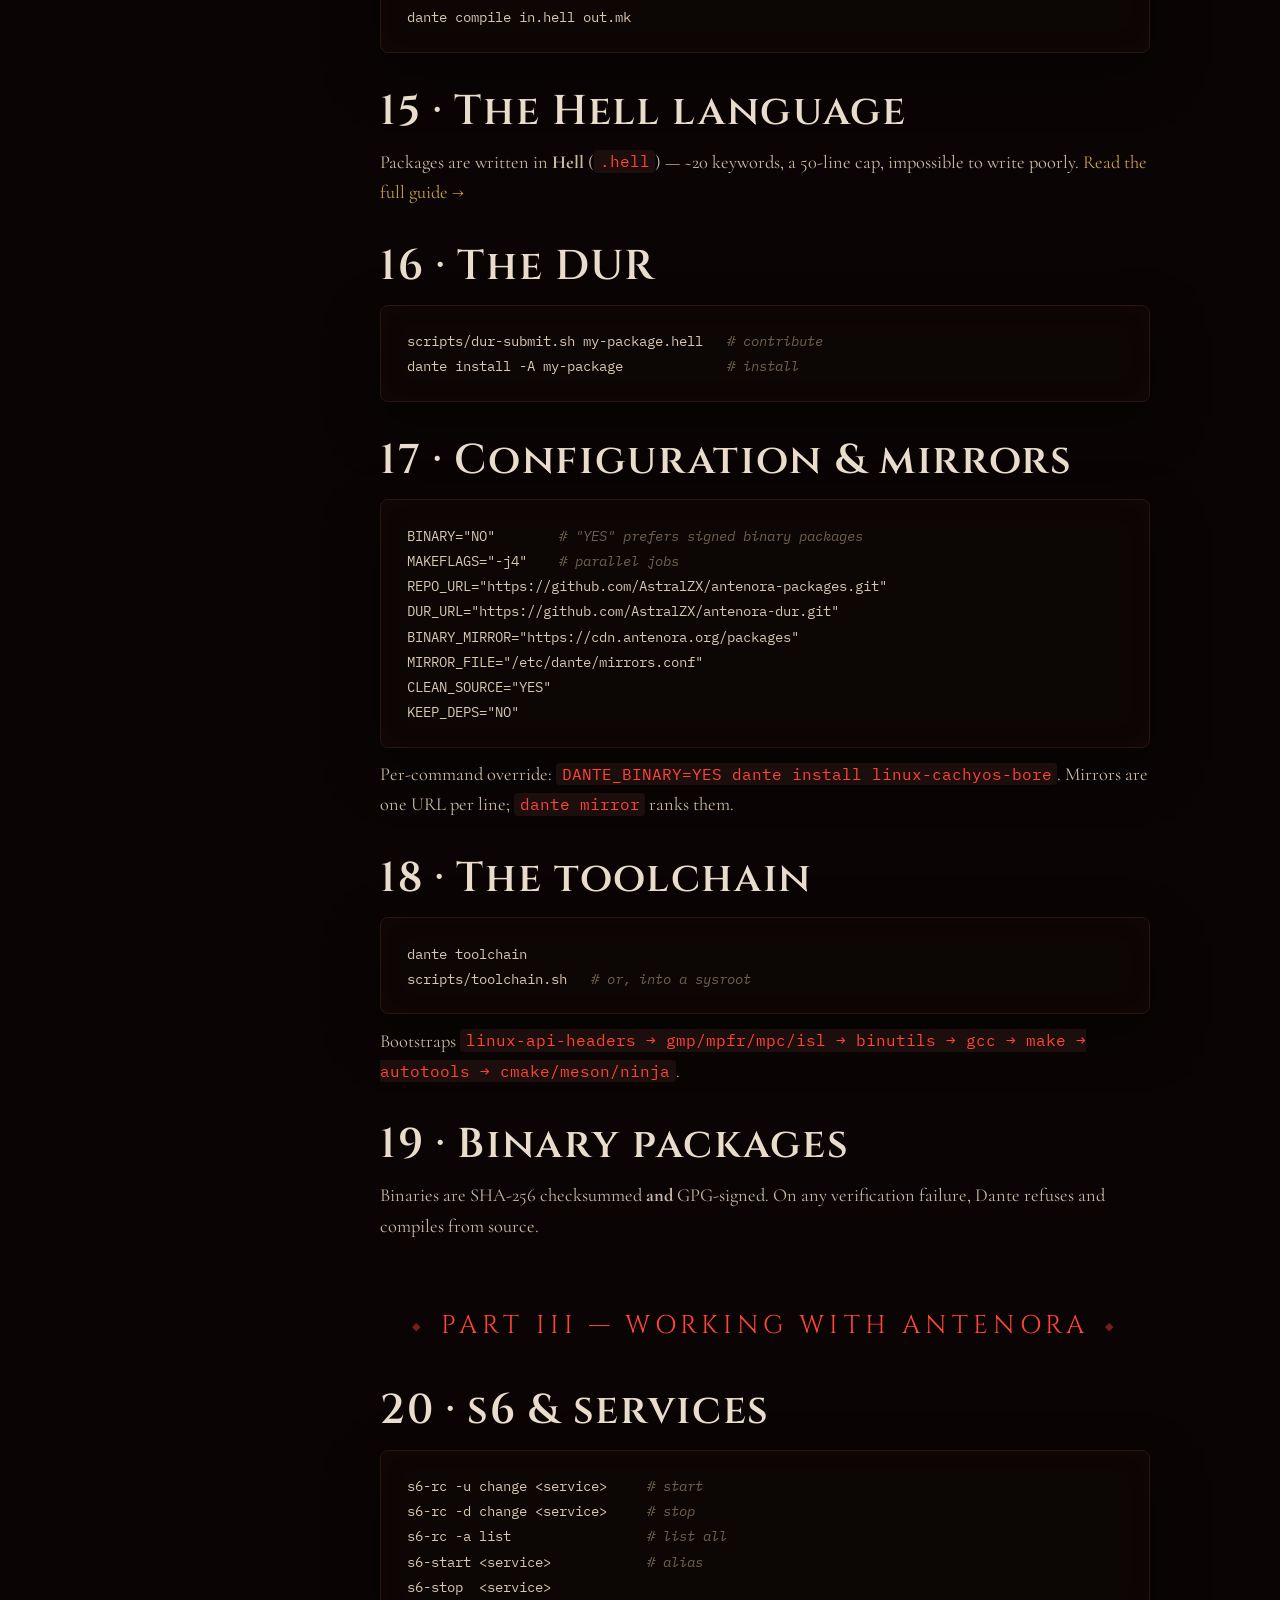
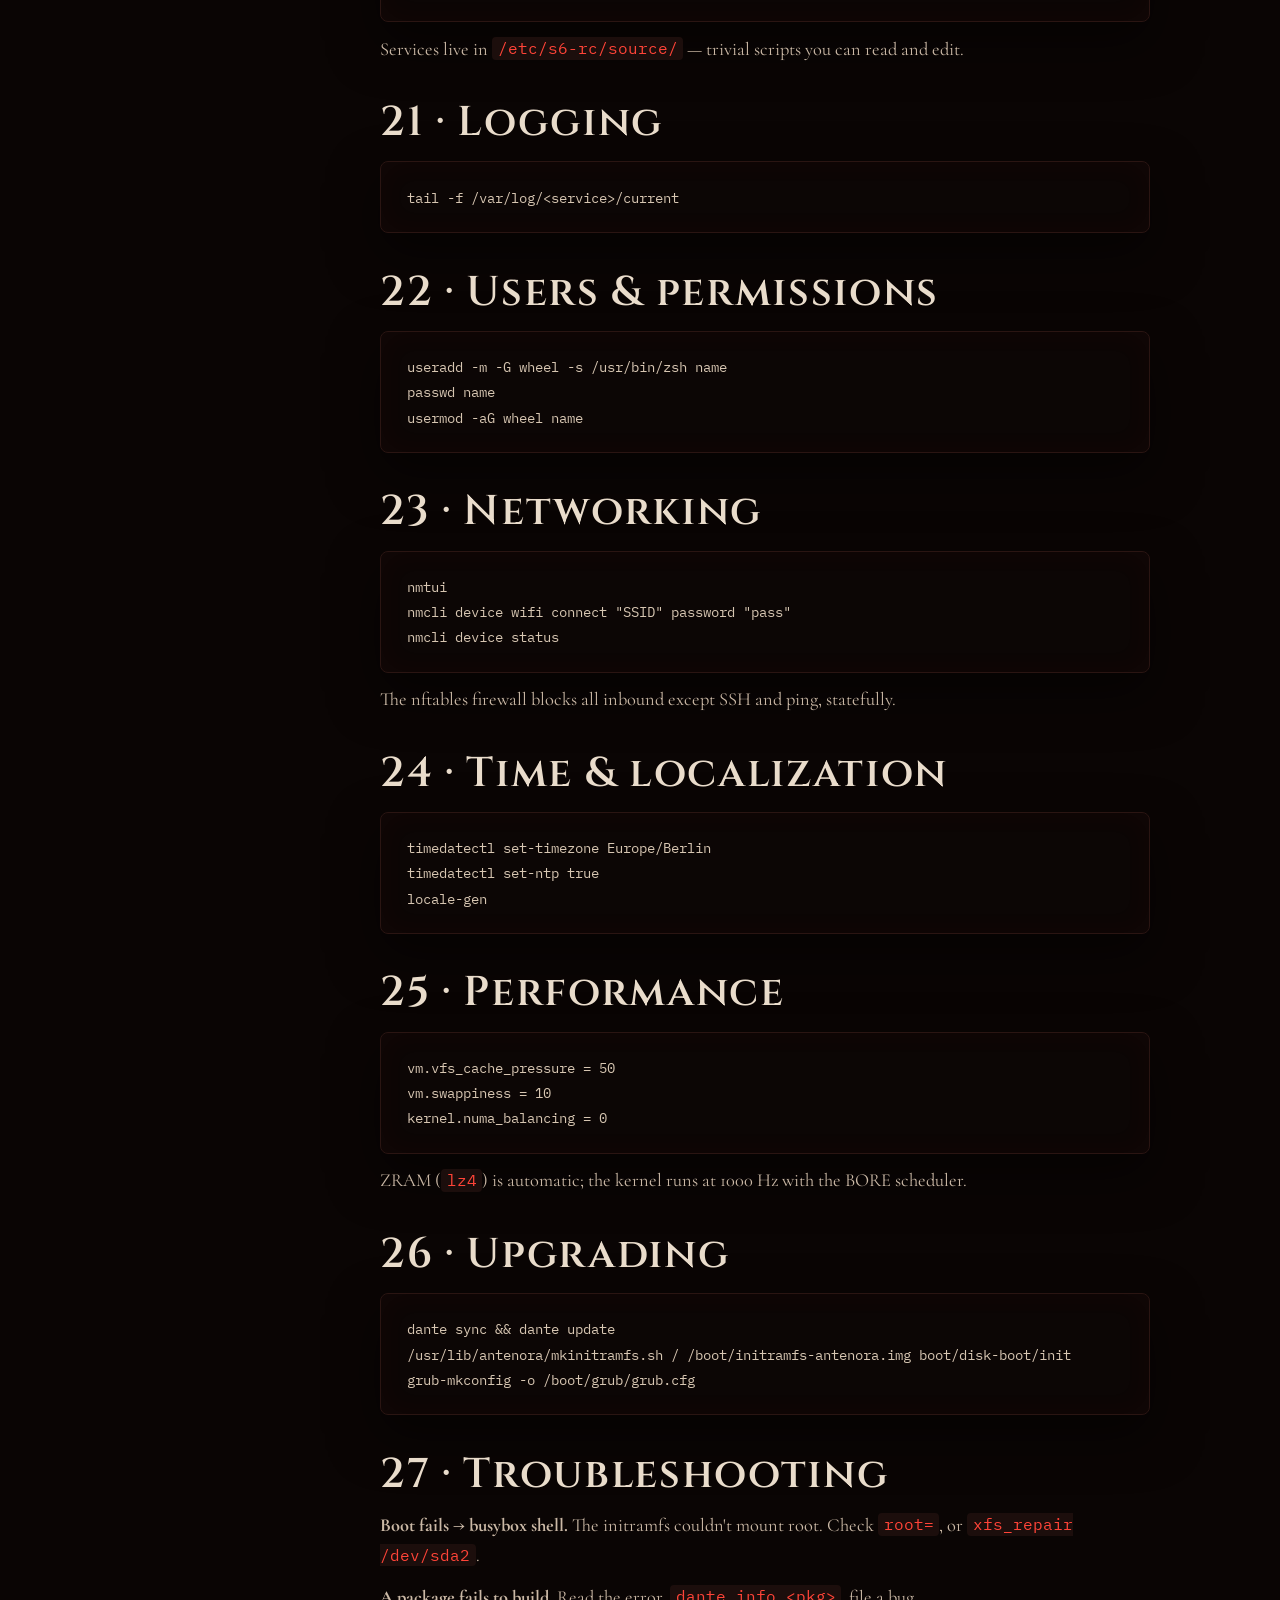
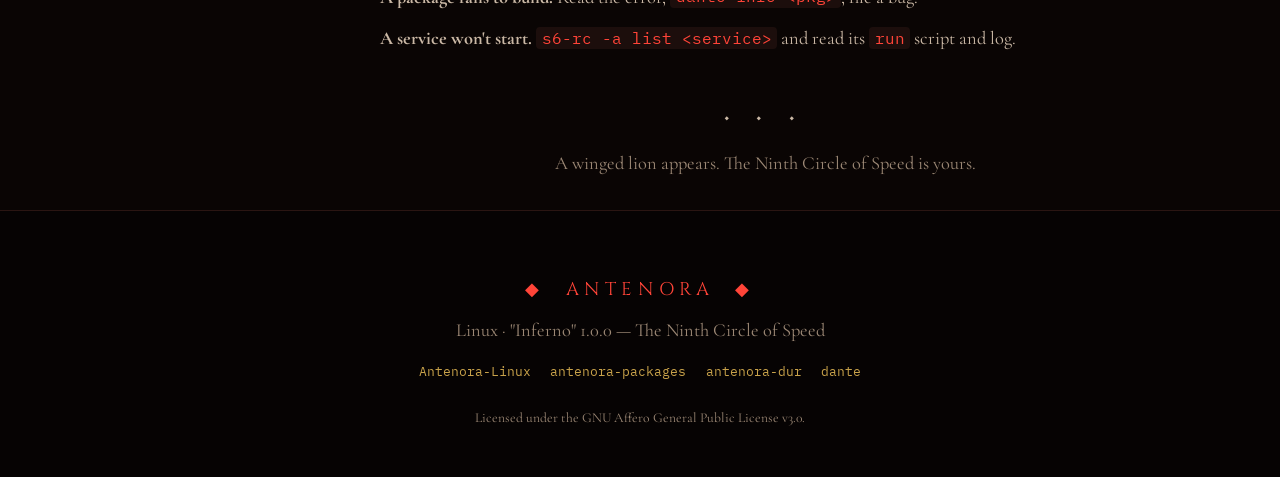
<file: docs/handbook.html>
<!doctype html>
<html lang="en">
<head>
  <meta charset="utf-8">
  <meta name="viewport" content="width=device-width, initial-scale=1">
  <title>The Antenora Handbook — Antenora Linux</title>
  <meta name="description" content="The complete Antenora Handbook — from a blank disk to a fully installed, self-compiled system. The entire guide, one page.">
  <link rel="preconnect" href="https://fonts.googleapis.com">
  <link rel="preconnect" href="https://fonts.gstatic.com" crossorigin>
  <link href="https://fonts.googleapis.com/css2?family=Cinzel:wght@400;600;700&family=Cormorant+Garamond:ital,wght@0,400;0,500;1,400&family=IBM+Plex+Mono:wght@400;500&display=swap" rel="stylesheet">
  <link rel="stylesheet" href="style.css">
  <link rel="icon" href="favicon.png" type="image/png">
</head>
<body>

<div class="progress" id="progress"></div>

<nav>
  <div class="nav-inner">
    <a class="brand" href="index.html">Antenora<small>Linux</small></a>
    <div class="nav-links">
      <a href="index.html">Home</a>
      <a href="circles.html">Circles</a>
      <a href="handbook.html" class="active">Handbook</a>
      <a href="install.html">Install</a>
      <a href="packages.html">Packages</a>
      <a href="hell.html">Hell</a>
      <a href="dur.html">DUR</a>
    </div>
  </div>
</nav>

<div class="handbook">
  <aside class="toc" id="toc">
    <div class="toc-title">Antenora Handbook</div>
    <div class="toc-part">Part I — Installing</div>
    <a href="#ch1">1. Introduction &amp; requirements</a>
    <a href="#ch2">2. Installation medium</a>
    <a href="#ch3">3. Configuring the network</a>
    <a href="#ch4">4. Preparing the disks</a>
    <a href="#ch5">5. Formatting</a>
    <a href="#ch6">6. Mounting</a>
    <a href="#ch7">7. Installing the Stage3</a>
    <a href="#ch8">8. Chrooting</a>
    <a href="#ch9">9. Configuring the system</a>
    <a href="#ch10">10. Installing packages</a>
    <a href="#ch11">11. The bootloader</a>
    <a href="#ch12">12. Finalizing</a>
    <a href="#ch13">13. Rebooting</a>
    <div class="toc-part">Part II — Working with Dante</div>
    <a href="#ch14">14. Package management</a>
    <a href="#ch15">15. The Hell language</a>
    <a href="#ch16">16. The DUR</a>
    <a href="#ch17">17. Configuration &amp; mirrors</a>
    <a href="#ch18">18. The toolchain</a>
    <a href="#ch19">19. Binary packages</a>
    <div class="toc-part">Part III — Working with Antenora</div>
    <a href="#ch20">20. s6 &amp; services</a>
    <a href="#ch21">21. Logging</a>
    <a href="#ch22">22. Users &amp; permissions</a>
    <a href="#ch23">23. Networking</a>
    <a href="#ch24">24. Time &amp; localization</a>
    <a href="#ch25">25. Performance</a>
    <a href="#ch26">26. Upgrading</a>
    <a href="#ch27">27. Troubleshooting</a>
  </aside>

  <main class="hb">
    <header class="page-hero">
      <div class="eyebrow">The Complete Guide</div>
      <h1>THE ANTENORA HANDBOOK</h1>
      <p>From a blank disk to a fully installed, self-compiled system. The whole journey, one page.</p>
    </header>

    <section class="hb-section">
      <div class="hb-part">Part I — Installing Antenora</div>

      <h2 id="ch1">1 · Introduction &amp; requirements</h2>
      <p>Antenora is a source-based distribution. The base system is compiled from source by <strong>Dante</strong>, its package manager. The init system is <strong>s6 + s6-rc</strong> (systemd is forbidden), the libc is <strong>glibc</strong>, the root filesystem is <strong>XFS</strong>.</p>
      <p><strong>You need:</strong> an <code>x86_64</code> machine (UEFI or BIOS), a live medium, network, ≥ 4 GB RAM, ≥ 20 GB disk, and a root shell.</p>
      <p><strong>Conventions:</strong> <code>/dev/sda</code> is the disk, <code>/dev/sda1</code> the EFI partition, <code>/dev/sda2</code> root. <em>Replace them with your own.</em></p>

      <h2 id="ch2">2 · Choosing the installation medium</h2>
      <p>Three ways in: the <strong>Antenora live ISO</strong> (blessed), <strong>any Linux live system</strong> (you only need <code>tar</code>, <code>xfsprogs</code>, <code>chroot</code>), or <strong>an existing Linux install</strong>.</p>
      <pre class="code">$ make iso        <span class="c"># build the ISO from source</span></pre>

      <h2 id="ch3">3 · Configuring the network</h2>
      <p>The live environment uses NetworkManager.</p>
      <pre class="code"># nmtui                                        <span class="c"># text UI — easiest</span>
# nmcli device wifi connect "SSID" password "pass"
# dhclient                                     <span class="c"># wired</span>
# ping -c3 example.com</pre>

      <h2 id="ch4">4 · Preparing the disks</h2>
      <pre class="code"># ls /sys/firmware/efi/efivars                 <span class="c"># exists → UEFI</span>
# cfdisk /dev/sda</pre>
      <table>
        <thead><tr><th>Scheme</th><th>Partitions</th></tr></thead>
        <tbody>
          <tr><td>UEFI + GPT</td><td><code>sda1</code> EFI (FAT32, 300M) · <code>sda2</code> root (XFS)</td></tr>
          <tr><td>BIOS + MBR</td><td><code>sda1</code> root (XFS)</td></tr>
          <tr><td>BIOS + GPT</td><td><code>sda1</code> BIOS boot (1M) · <code>sda2</code> root (XFS)</td></tr>
        </tbody>
      </table>

      <h2 id="ch5">5 · Formatting the filesystems</h2>
      <p>The Third Commandment: root is <strong>XFS</strong>.</p>
      <pre class="code"># mkfs.xfs -f -n ftype=1 -d inode64 /dev/sda2
# mkfs.fat -F32 /dev/sda1                       <span class="c"># UEFI</span></pre>
      <p>Optional LUKS encryption:</p>
      <pre class="code"># cryptsetup luksFormat /dev/sda2
# cryptsetup open /dev/sda2 root
# mkfs.xfs -f -n ftype=1 -d inode64 /dev/mapper/root</pre>

      <h2 id="ch6">6 · Mounting</h2>
      <pre class="code"># mount /dev/sda2 /mnt
# mkdir -p /mnt/boot &amp;&amp; mount /dev/sda1 /mnt/boot</pre>

      <h2 id="ch7">7 · Installing the Stage3</h2>
      <p>The Stage3 is the self-hosting base: s6, glibc, and Dante — the bootstrap solved for you.</p>
      <pre class="code"># wget https://github.com/AstralZX/Antenora-Linux/releases/latest/download/stage3-1.0.0-x86_64.tar.xz
# tar -xJpf stage3-1.0.0-x86_64.tar.xz -C /mnt --numeric-owner</pre>

      <h2 id="ch8">8 · Chrooting</h2>
      <pre class="code"># cp /etc/resolv.conf /mnt/etc/resolv.conf
# mount --bind /dev /mnt/dev &amp;&amp; mount --bind /dev/pts /mnt/dev/pts
# mount --bind /proc /mnt/proc &amp;&amp; mount --bind /sys /mnt/sys &amp;&amp; mount --bind /run /mnt/run
# chroot /mnt /bin/bash</pre>

      <h2 id="ch9">9 · Configuring the system</h2>
      <pre class="code"># echo "antenora" &gt; /etc/hostname
# ln -sf /usr/share/zoneinfo/Europe/Berlin /etc/localtime
# locale-gen
# echo 'LANG=en_US.UTF-8' &gt; /etc/locale.conf</pre>
      <p>Write <code>/etc/fstab</code> for your partitions.</p>

      <h2 id="ch10">10 · Installing packages</h2>
      <pre class="code"># dante sync
# dante install base-system
# dante install linux-cachyos-bore linux-firmware
# dante install sway        <span class="c"># plasma / gnome / sway — or none</span></pre>

      <h2 id="ch11">11 · Configuring the bootloader</h2>
      <pre class="code"># /usr/lib/antenora/s6-init-setup.sh
# /usr/lib/antenora/mkinitramfs.sh / /boot/initramfs-antenora.img boot/disk-boot/init
# grub-install --target=x86_64-efi --efi-directory=/boot --bootloader-id=Antenora
# grub-mkconfig -o /boot/grub/grub.cfg</pre>

      <h2 id="ch12">12 · Finalizing</h2>
      <pre class="code"># useradd -m -G wheel -s /usr/bin/zsh you
# passwd you &amp;&amp; passwd root
# echo '%wheel ALL=(ALL:ALL) ALL' &gt; /etc/sudoers.d/10-wheel
# su - you &amp;&amp; ssh-keygen -t ed25519 -C 'you@antenora' &amp;&amp; exit</pre>

      <h2 id="ch13">13 · Rebooting</h2>
      <pre class="code"># exit &amp;&amp; umount -R /mnt &amp;&amp; reboot</pre>
      <p>First boot: ZRAM (<code>lz4</code>), SSH keys, nftables firewall. A winged lion appears.</p>
    </section>

    <section class="hb-section">
      <div class="hb-part">Part II — Working with Dante</div>

      <h2 id="ch14">14 · Package management</h2>
      <pre class="code">dante sync               <span class="c"># update repos + DUR</span>
dante install &lt;pkg&gt;       <span class="c"># resolve deps, compile, install</span>
dante install -A &lt;pkg&gt;    <span class="c"># from the DUR</span>
dante remove &lt;pkg&gt;        <span class="c"># uninstall + reverse-dep warnings</span>
dante remove --orphans
dante search &lt;term&gt;
dante info &lt;pkg&gt;
dante update
dante clean
dante toolchain
dante mirror
dante key
dante dur
dante dur-search &lt;term&gt;
dante compile in.hell out.mk</pre>

      <h2 id="ch15">15 · The Hell language</h2>
      <p>Packages are written in <strong>Hell</strong> (<code>.hell</code>) — ~20 keywords, a 50-line cap, impossible to write poorly. <a href="hell.html">Read the full guide →</a></p>

      <h2 id="ch16">16 · The DUR</h2>
      <pre class="code">scripts/dur-submit.sh my-package.hell   <span class="c"># contribute</span>
dante install -A my-package             <span class="c"># install</span></pre>

      <h2 id="ch17">17 · Configuration &amp; mirrors</h2>
      <pre class="code">BINARY="NO"        <span class="c"># "YES" prefers signed binary packages</span>
MAKEFLAGS="-j4"    <span class="c"># parallel jobs</span>
REPO_URL="https://github.com/AstralZX/antenora-packages.git"
DUR_URL="https://github.com/AstralZX/antenora-dur.git"
BINARY_MIRROR="https://cdn.antenora.org/packages"
MIRROR_FILE="/etc/dante/mirrors.conf"
CLEAN_SOURCE="YES"
KEEP_DEPS="NO"</pre>
      <p>Per-command override: <code>DANTE_BINARY=YES dante install linux-cachyos-bore</code>. Mirrors are one URL per line; <code>dante mirror</code> ranks them.</p>

      <h2 id="ch18">18 · The toolchain</h2>
      <pre class="code">dante toolchain
scripts/toolchain.sh   <span class="c"># or, into a sysroot</span></pre>
      <p>Bootstraps <code>linux-api-headers → gmp/mpfr/mpc/isl → binutils → gcc → make → autotools → cmake/meson/ninja</code>.</p>

      <h2 id="ch19">19 · Binary packages</h2>
      <p>Binaries are SHA-256 checksummed <strong>and</strong> GPG-signed. On any verification failure, Dante refuses and compiles from source.</p>
    </section>

    <section class="hb-section">
      <div class="hb-part">Part III — Working with Antenora</div>

      <h2 id="ch20">20 · s6 &amp; services</h2>
      <pre class="code">s6-rc -u change &lt;service&gt;     <span class="c"># start</span>
s6-rc -d change &lt;service&gt;     <span class="c"># stop</span>
s6-rc -a list                 <span class="c"># list all</span>
s6-start &lt;service&gt;            <span class="c"># alias</span>
s6-stop  &lt;service&gt;</pre>
      <p>Services live in <code>/etc/s6-rc/source/</code> — trivial scripts you can read and edit.</p>

      <h2 id="ch21">21 · Logging</h2>
      <pre class="code">tail -f /var/log/&lt;service&gt;/current</pre>

      <h2 id="ch22">22 · Users &amp; permissions</h2>
      <pre class="code">useradd -m -G wheel -s /usr/bin/zsh name
passwd name
usermod -aG wheel name</pre>

      <h2 id="ch23">23 · Networking</h2>
      <pre class="code">nmtui
nmcli device wifi connect "SSID" password "pass"
nmcli device status</pre>
      <p>The nftables firewall blocks all inbound except SSH and ping, statefully.</p>

      <h2 id="ch24">24 · Time &amp; localization</h2>
      <pre class="code">timedatectl set-timezone Europe/Berlin
timedatectl set-ntp true
locale-gen</pre>

      <h2 id="ch25">25 · Performance</h2>
      <pre class="code">vm.vfs_cache_pressure = 50
vm.swappiness = 10
kernel.numa_balancing = 0</pre>
      <p>ZRAM (<code>lz4</code>) is automatic; the kernel runs at 1000 Hz with the BORE scheduler.</p>

      <h2 id="ch26">26 · Upgrading</h2>
      <pre class="code">dante sync &amp;&amp; dante update
/usr/lib/antenora/mkinitramfs.sh / /boot/initramfs-antenora.img boot/disk-boot/init
grub-mkconfig -o /boot/grub/grub.cfg</pre>

      <h2 id="ch27">27 · Troubleshooting</h2>
      <p><strong>Boot fails → busybox shell.</strong> The initramfs couldn't mount root. Check <code>root=</code>, or <code>xfs_repair /dev/sda2</code>.</p>
      <p><strong>A package fails to build.</strong> Read the error, <code>dante info &lt;pkg&gt;</code>, file a bug.</p>
      <p><strong>A service won't start.</strong> <code>s6-rc -a list &lt;service&gt;</code> and read its <code>run</code> script and log.</p>
    </section>

    <p class="rule" style="text-align:center; margin-top:3rem">◆ ◆ ◆</p>
    <p style="text-align:center; color:var(--muted)">A winged lion appears. The Ninth Circle of Speed is yours.</p>
  </main>
</div>

<footer>
  <div class="container">
    <div style="font-family:var(--display); letter-spacing:.3em; color:var(--red-bright)">◆ &nbsp;ANTENORA&nbsp; ◆</div>
    <p style="margin-top:.6rem; color:var(--muted)">Linux · "Inferno" 1.0.0 — The Ninth Circle of Speed</p>
    <div class="repos">
      <a href="https://github.com/AstralZX/Antenora-Linux">Antenora-Linux</a>
      <a href="https://github.com/AstralZX/antenora-packages">antenora-packages</a>
      <a href="https://github.com/AstralZX/antenora-dur">antenora-dur</a>
      <a href="https://github.com/AstralZX/dante">dante</a>
    </div>
    <p class="legal">Licensed under the GNU Affero General Public License v3.0.</p>
  </div>
</footer>

<script src="main.js"></script>
</body>
</html>
</file>
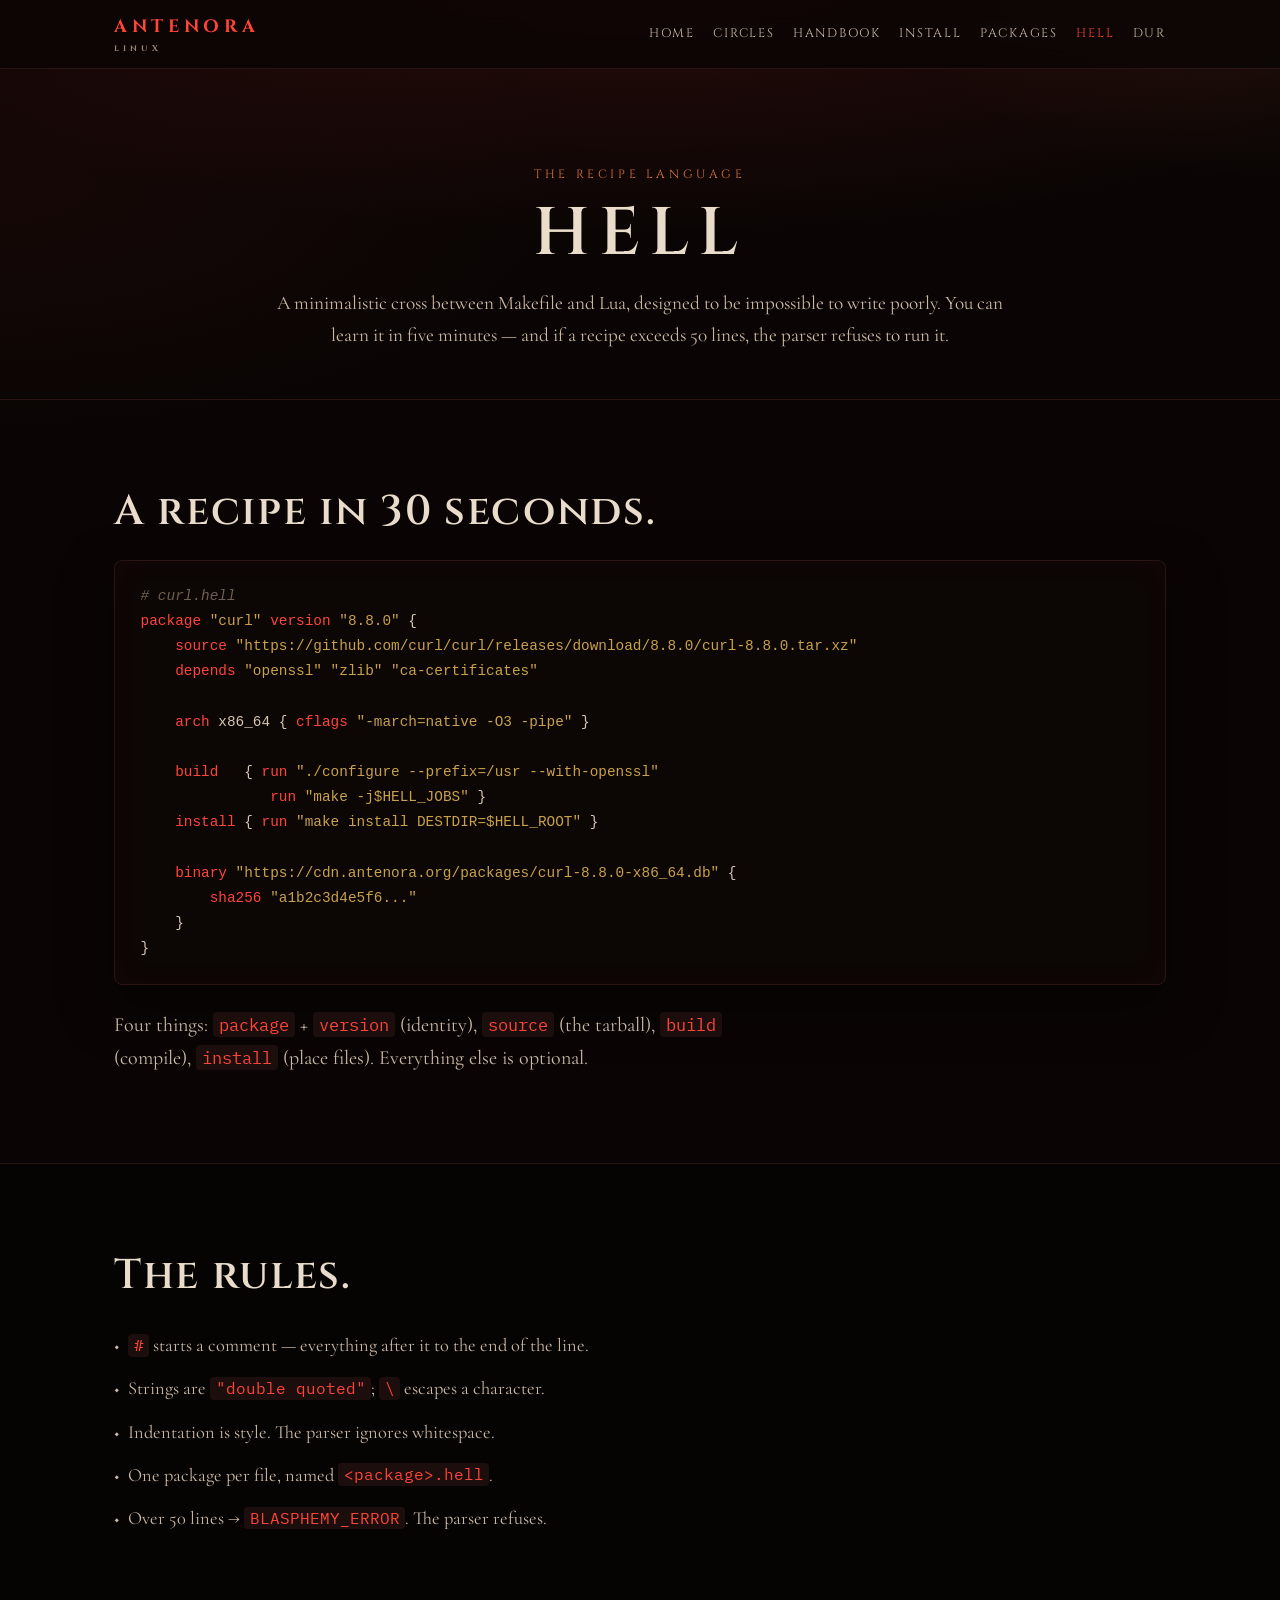
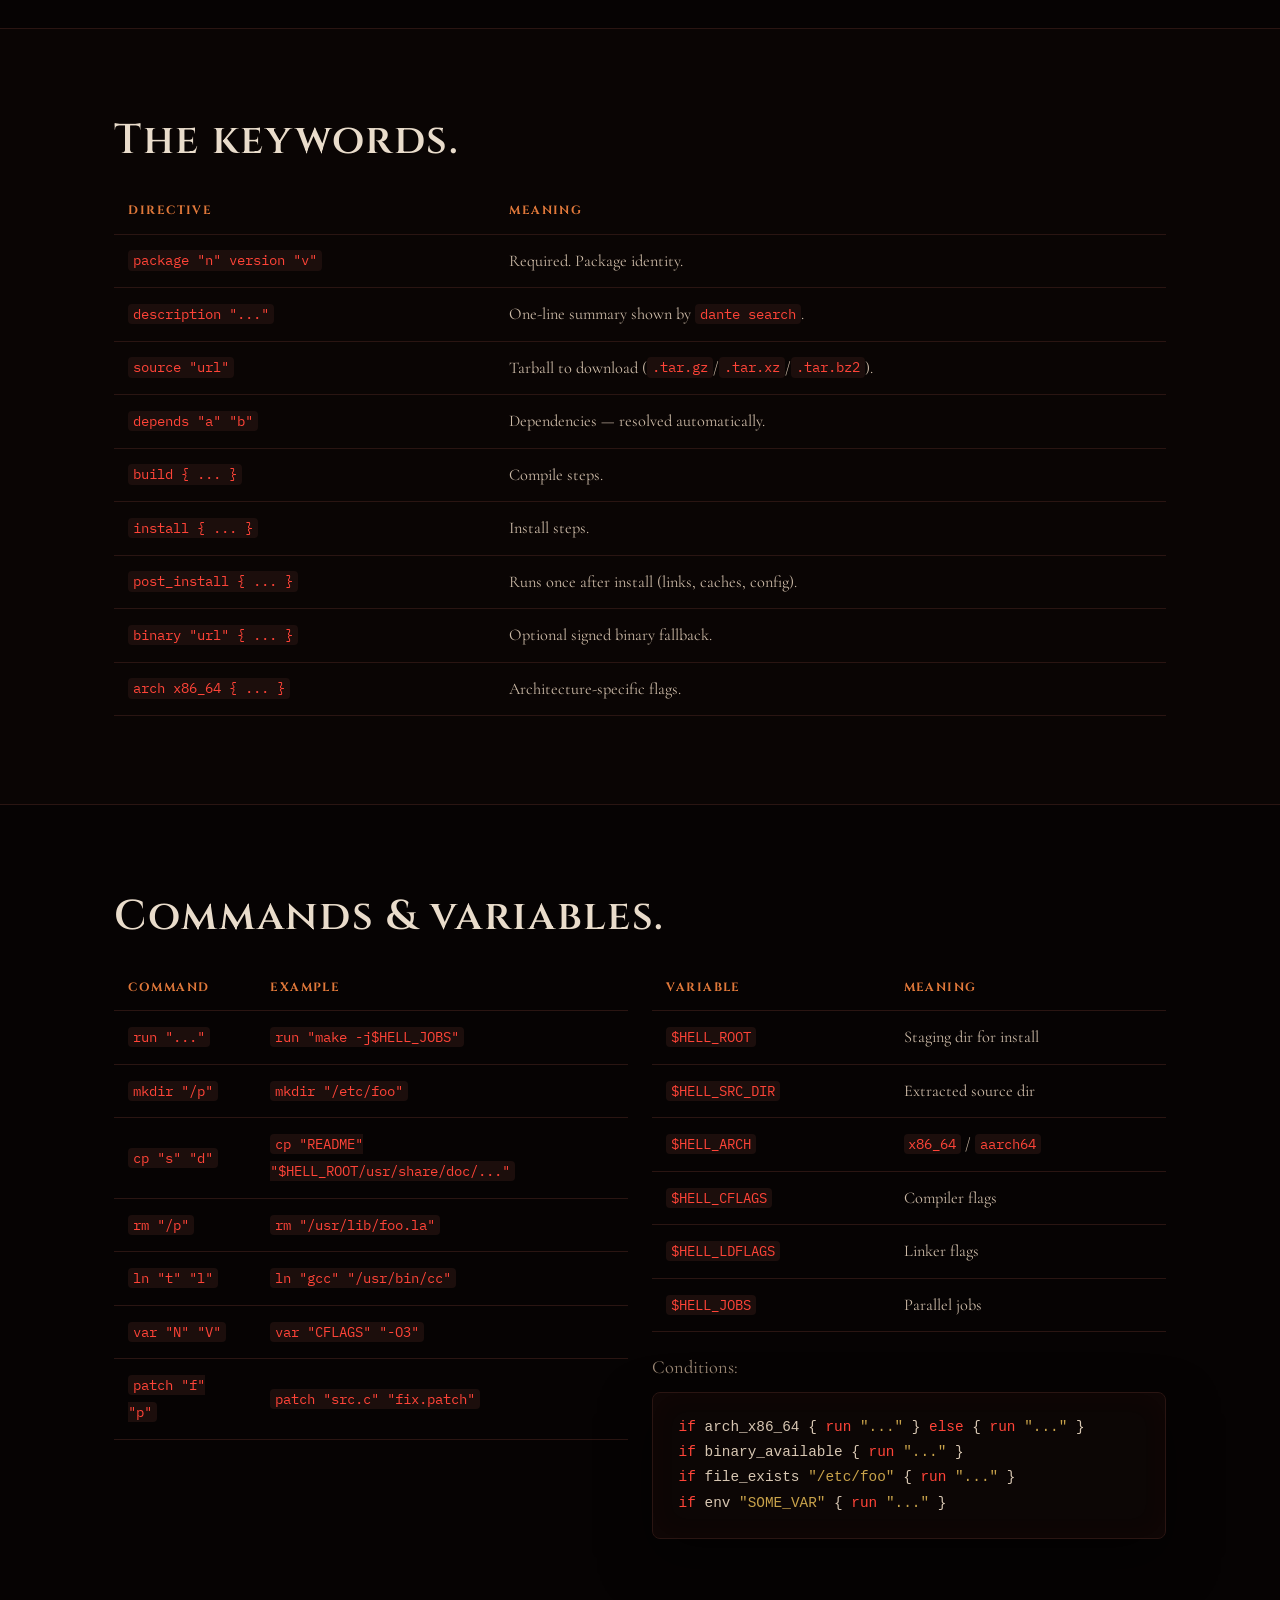
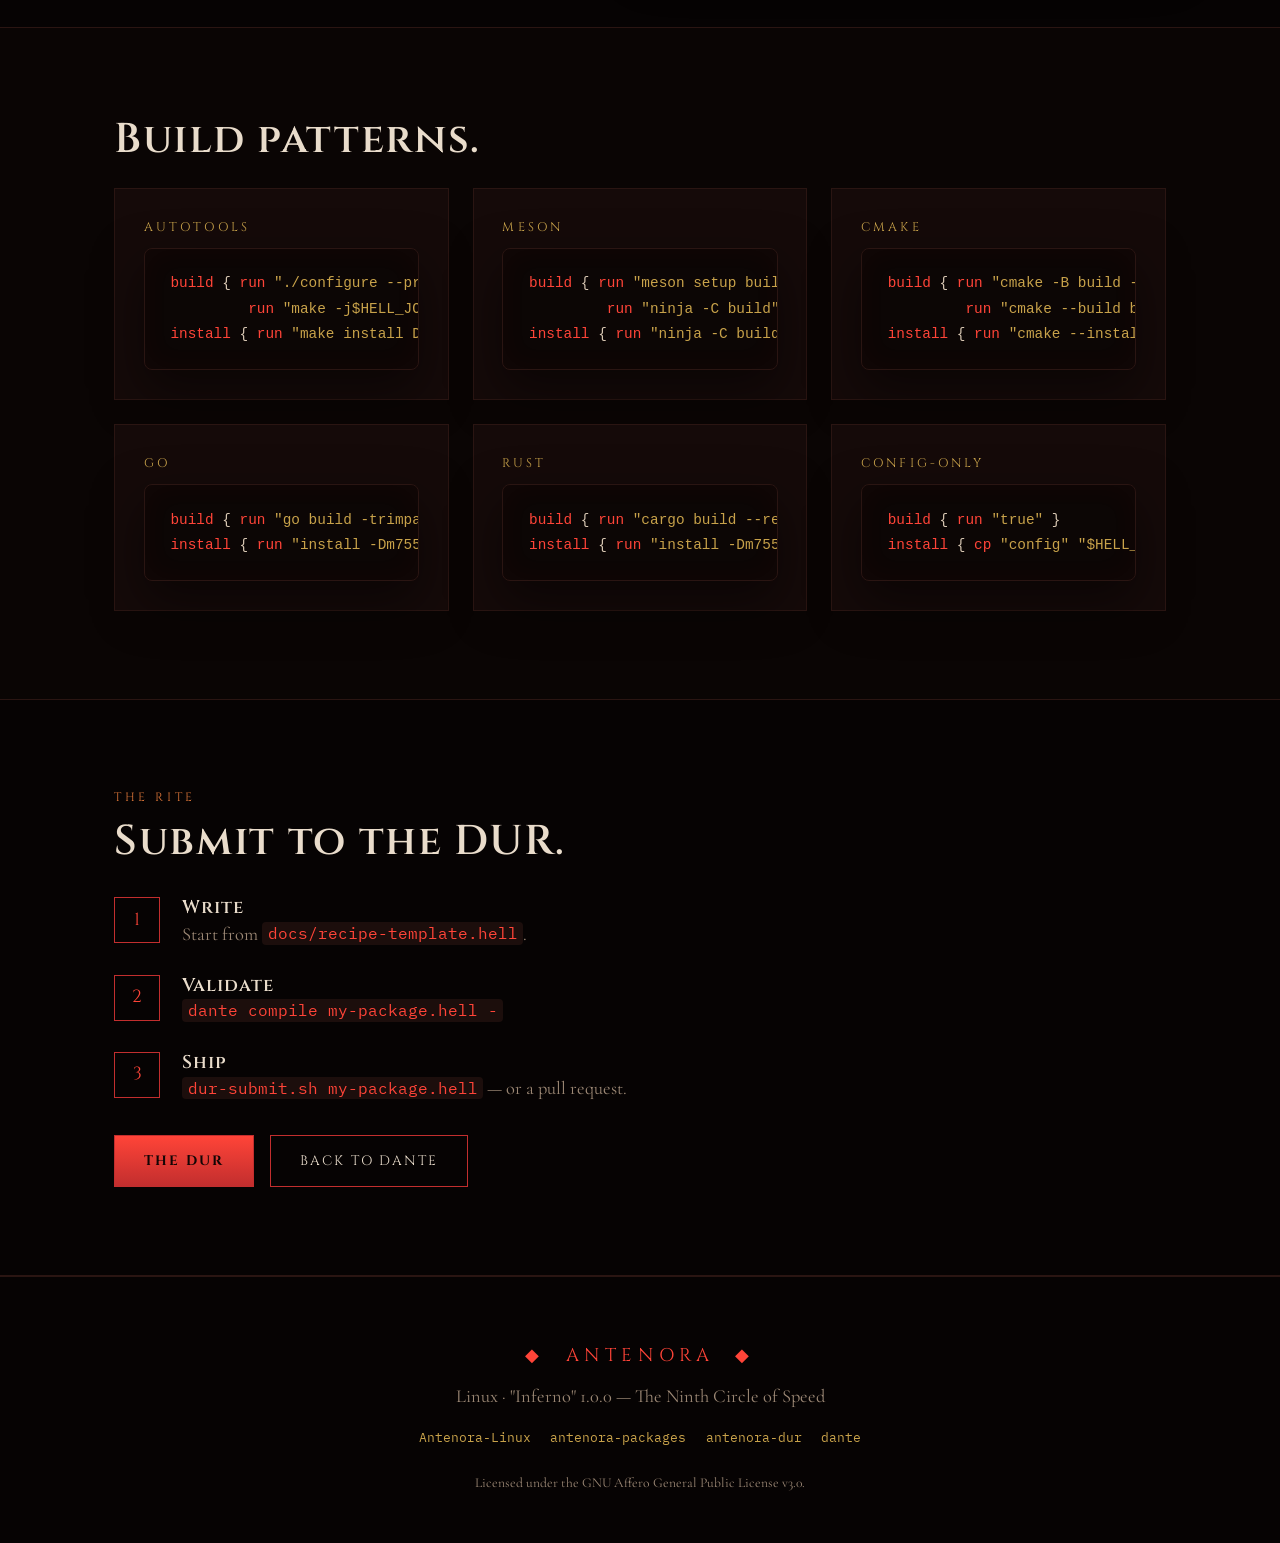
<file: docs/hell.html>
<!doctype html>
<html lang="en">
<head>
  <meta charset="utf-8">
  <meta name="viewport" content="width=device-width, initial-scale=1">
  <title>Hell — The Recipe Language — Antenora Linux</title>
  <meta name="description" content="Hell is Antenora's package recipe language — a minimalistic cross between Makefile and Lua, impossible to write poorly.">
  <link rel="preconnect" href="https://fonts.googleapis.com">
  <link rel="preconnect" href="https://fonts.gstatic.com" crossorigin>
  <link href="https://fonts.googleapis.com/css2?family=Cinzel:wght@400;600;700&family=Cormorant+Garamond:ital,wght@0,400;0,500;1,400&family=IBM+Plex+Mono:wght@400;500&display=swap" rel="stylesheet">
  <link rel="stylesheet" href="style.css">
  <link rel="icon" href="favicon.png" type="image/png">
</head>
<body>

<nav>
  <div class="nav-inner">
    <a class="brand" href="index.html">Antenora<small>Linux</small></a>
    <div class="nav-links">
      <a href="index.html">Home</a>
      <a href="circles.html">Circles</a>
      <a href="handbook.html">Handbook</a>
      <a href="install.html">Install</a>
      <a href="packages.html">Packages</a>
      <a href="hell.html" class="active">Hell</a>
      <a href="dur.html">DUR</a>
    </div>
  </div>
</nav>

<header class="page-hero">
  <div class="container">
    <div class="eyebrow">The Recipe Language</div>
    <h1>HELL</h1>
    <p>A minimalistic cross between Makefile and Lua, designed to be impossible to write poorly. You can learn it in five minutes — and if a recipe exceeds 50 lines, the parser refuses to run it.</p>
  </div>
</header>

<section>
  <div class="container">
    <h2 class="reveal">A recipe in 30 seconds.</h2>
    <div class="code reveal" style="margin-top:1.5rem"><pre><span class="c"># curl.hell</span>
<span class="k">package</span> <span class="s">"curl"</span> <span class="k">version</span> <span class="s">"8.8.0"</span> {
    <span class="k">source</span> <span class="s">"https://github.com/curl/curl/releases/download/8.8.0/curl-8.8.0.tar.xz"</span>
    <span class="k">depends</span> <span class="s">"openssl"</span> <span class="s">"zlib"</span> <span class="s">"ca-certificates"</span>

    <span class="k">arch</span> x86_64 { <span class="k">cflags</span> <span class="s">"-march=native -O3 -pipe"</span> }

    <span class="k">build</span>   { <span class="k">run</span> <span class="s">"./configure --prefix=/usr --with-openssl"</span>
               <span class="k">run</span> <span class="s">"make -j$HELL_JOBS"</span> }
    <span class="k">install</span> { <span class="k">run</span> <span class="s">"make install DESTDIR=$HELL_ROOT"</span> }

    <span class="k">binary</span> <span class="s">"https://cdn.antenora.org/packages/curl-8.8.0-x86_64.db"</span> {
        <span class="k">sha256</span> <span class="s">"a1b2c3d4e5f6..."</span>
    }
}</pre></div>
    <p class="lede reveal" style="margin-top:1.5rem">Four things: <code>package</code> + <code>version</code> (identity), <code>source</code> (the tarball), <code>build</code> (compile), <code>install</code> (place files). Everything else is optional.</p>
</div>
</section>

<section class="alt">
  <div class="container">
    <h2 class="reveal">The rules.</h2>
    <ul style="margin-top:1.5rem; color:var(--ink-dim); list-style:none">
      <li class="reveal" style="padding:.4rem 0">◆ &nbsp;<code>#</code> starts a comment — everything after it to the end of the line.</li>
      <li class="reveal" style="padding:.4rem 0">◆ &nbsp;Strings are <code>"double quoted"</code>; <code>\</code> escapes a character.</li>
      <li class="reveal" style="padding:.4rem 0">◆ &nbsp;Indentation is style. The parser ignores whitespace.</li>
      <li class="reveal" style="padding:.4rem 0">◆ &nbsp;One package per file, named <code>&lt;package&gt;.hell</code>.</li>
      <li class="reveal" style="padding:.4rem 0">◆ &nbsp;Over 50 lines → <code>BLASPHEMY_ERROR</code>. The parser refuses.</li>
    </ul>
  </div>
</section>

<section>
  <div class="container">
    <h2 class="reveal">The keywords.</h2>
    <table style="margin-top:1.5rem">
      <thead><tr><th>Directive</th><th>Meaning</th></tr></thead>
      <tbody>
        <tr><td><code>package "n" version "v"</code></td><td>Required. Package identity.</td></tr>
        <tr><td><code>description "..."</code></td><td>One-line summary shown by <code>dante search</code>.</td></tr>
        <tr><td><code>source "url"</code></td><td>Tarball to download (<code>.tar.gz</code>/<code>.tar.xz</code>/<code>.tar.bz2</code>).</td></tr>
        <tr><td><code>depends "a" "b"</code></td><td>Dependencies — resolved automatically.</td></tr>
        <tr><td><code>build { ... }</code></td><td>Compile steps.</td></tr>
        <tr><td><code>install { ... }</code></td><td>Install steps.</td></tr>
        <tr><td><code>post_install { ... }</code></td><td>Runs once after install (links, caches, config).</td></tr>
        <tr><td><code>binary "url" { ... }</code></td><td>Optional signed binary fallback.</td></tr>
        <tr><td><code>arch x86_64 { ... }</code></td><td>Architecture-specific flags.</td></tr>
      </tbody>
    </table>
  </div>
</section>

<section class="alt">
  <div class="container">
    <h2 class="reveal">Commands &amp; variables.</h2>
    <div class="grid two" style="margin-top:1.5rem">
      <div>
        <table>
          <thead><tr><th>Command</th><th>Example</th></tr></thead>
          <tbody>
            <tr><td><code>run "..."</code></td><td><code>run "make -j$HELL_JOBS"</code></td></tr>
            <tr><td><code>mkdir "/p"</code></td><td><code>mkdir "/etc/foo"</code></td></tr>
            <tr><td><code>cp "s" "d"</code></td><td><code>cp "README" "$HELL_ROOT/usr/share/doc/..."</code></td></tr>
            <tr><td><code>rm "/p"</code></td><td><code>rm "/usr/lib/foo.la"</code></td></tr>
            <tr><td><code>ln "t" "l"</code></td><td><code>ln "gcc" "/usr/bin/cc"</code></td></tr>
            <tr><td><code>var "N" "V"</code></td><td><code>var "CFLAGS" "-O3"</code></td></tr>
            <tr><td><code>patch "f" "p"</code></td><td><code>patch "src.c" "fix.patch"</code></td></tr>
          </tbody>
        </table>
      </div>
      <div>
        <table>
          <thead><tr><th>Variable</th><th>Meaning</th></tr></thead>
          <tbody>
            <tr><td><code>$HELL_ROOT</code></td><td>Staging dir for install</td></tr>
            <tr><td><code>$HELL_SRC_DIR</code></td><td>Extracted source dir</td></tr>
            <tr><td><code>$HELL_ARCH</code></td><td><code>x86_64</code> / <code>aarch64</code></td></tr>
            <tr><td><code>$HELL_CFLAGS</code></td><td>Compiler flags</td></tr>
            <tr><td><code>$HELL_LDFLAGS</code></td><td>Linker flags</td></tr>
            <tr><td><code>$HELL_JOBS</code></td><td>Parallel jobs</td></tr>
          </tbody>
        </table>
        <p style="margin-top:1.2rem; color:var(--muted)">Conditions:</p>
        <div class="code" style="margin-top:.6rem"><pre><span class="k">if</span> arch_x86_64 { <span class="k">run</span> <span class="s">"..."</span> } <span class="k">else</span> { <span class="k">run</span> <span class="s">"..."</span> }
<span class="k">if</span> binary_available { <span class="k">run</span> <span class="s">"..."</span> }
<span class="k">if</span> file_exists <span class="s">"/etc/foo"</span> { <span class="k">run</span> <span class="s">"..."</span> }
<span class="k">if</span> env <span class="s">"SOME_VAR"</span> { <span class="k">run</span> <span class="s">"..."</span> }</pre></div>
      </div>
    </div>
  </div>
</section>

<section>
  <div class="container">
    <h2 class="reveal">Build patterns.</h2>
    <div class="grid two" style="margin-top:1.5rem">
      <div class="card reveal"><div class="num">Autotools</div>
        <div class="code" style="margin-top:.6rem"><pre><span class="k">build</span> { <span class="k">run</span> <span class="s">"./configure --prefix=/usr"</span>
         <span class="k">run</span> <span class="s">"make -j$HELL_JOBS"</span> }
<span class="k">install</span> { <span class="k">run</span> <span class="s">"make install DESTDIR=$HELL_ROOT"</span> }</pre></div>
      </div>
      <div class="card reveal"><div class="num">Meson</div>
        <div class="code" style="margin-top:.6rem"><pre><span class="k">build</span> { <span class="k">run</span> <span class="s">"meson setup build --prefix=/usr"</span>
         <span class="k">run</span> <span class="s">"ninja -C build"</span> }
<span class="k">install</span> { <span class="k">run</span> <span class="s">"ninja -C build install --destdir $HELL_ROOT"</span> }</pre></div>
      </div>
      <div class="card reveal"><div class="num">CMake</div>
        <div class="code" style="margin-top:.6rem"><pre><span class="k">build</span> { <span class="k">run</span> <span class="s">"cmake -B build -DCMAKE_INSTALL_PREFIX=/usr"</span>
         <span class="k">run</span> <span class="s">"cmake --build build -j$HELL_JOBS"</span> }
<span class="k">install</span> { <span class="k">run</span> <span class="s">"cmake --install build --prefix $HELL_ROOT/usr"</span> }</pre></div>
      </div>
      <div class="card reveal"><div class="num">Go</div>
        <div class="code" style="margin-top:.6rem"><pre><span class="k">build</span> { <span class="k">run</span> <span class="s">"go build -trimpath -o tool ."</span> }
<span class="k">install</span> { <span class="k">run</span> <span class="s">"install -Dm755 tool $HELL_ROOT/usr/bin/tool"</span> }</pre></div>
      </div>
      <div class="card reveal"><div class="num">Rust</div>
        <div class="code" style="margin-top:.6rem"><pre><span class="k">build</span> { <span class="k">run</span> <span class="s">"cargo build --release --locked"</span> }
<span class="k">install</span> { <span class="k">run</span> <span class="s">"install -Dm755 target/release/tool $HELL_ROOT/usr/bin/tool"</span> }</pre></div>
      </div>
      <div class="card reveal"><div class="num">Config-only</div>
        <div class="code" style="margin-top:.6rem"><pre><span class="k">build</span> { <span class="k">run</span> <span class="s">"true"</span> }
<span class="k">install</span> { <span class="k">cp</span> <span class="s">"config"</span> <span class="s">"$HELL_ROOT/etc/tool.conf"</span> }</pre></div>
      </div>
    </div>
  </div>
</section>

<section class="alt">
  <div class="container">
    <div class="eyebrow">The Rite</div>
    <h2 class="reveal">Submit to the DUR.</h2>
    <div class="steps" style="margin-top:2rem">
      <div class="step reveal"><div><h3>Write</h3><p>Start from <code>docs/recipe-template.hell</code>.</p></div></div>
      <div class="step reveal"><div><h3>Validate</h3><p><code>dante compile my-package.hell -</code></p></div></div>
      <div class="step reveal"><div><h3>Ship</h3><p><code>dur-submit.sh my-package.hell</code> — or a pull request.</p></div></div>
    </div>
    <div class="cta-row reveal" style="justify-content:flex-start; margin-top:2rem">
      <a class="btn primary" href="dur.html">The DUR</a>
      <a class="btn ghost" href="packages.html">Back to Dante</a>
    </div>
  </div>
</section>

<footer>
  <div class="container">
    <div style="font-family:var(--display); letter-spacing:.3em; color:var(--red-bright)">◆ &nbsp;ANTENORA&nbsp; ◆</div>
    <p style="margin-top:.6rem; color:var(--muted)">Linux · "Inferno" 1.0.0 — The Ninth Circle of Speed</p>
    <div class="repos">
      <a href="https://github.com/AstralZX/Antenora-Linux">Antenora-Linux</a>
      <a href="https://github.com/AstralZX/antenora-packages">antenora-packages</a>
      <a href="https://github.com/AstralZX/antenora-dur">antenora-dur</a>
      <a href="https://github.com/AstralZX/dante">dante</a>
    </div>
    <p class="legal">Licensed under the GNU Affero General Public License v3.0.</p>
  </div>
</footer>

<script src="main.js"></script>
</body>
</html>
</file>
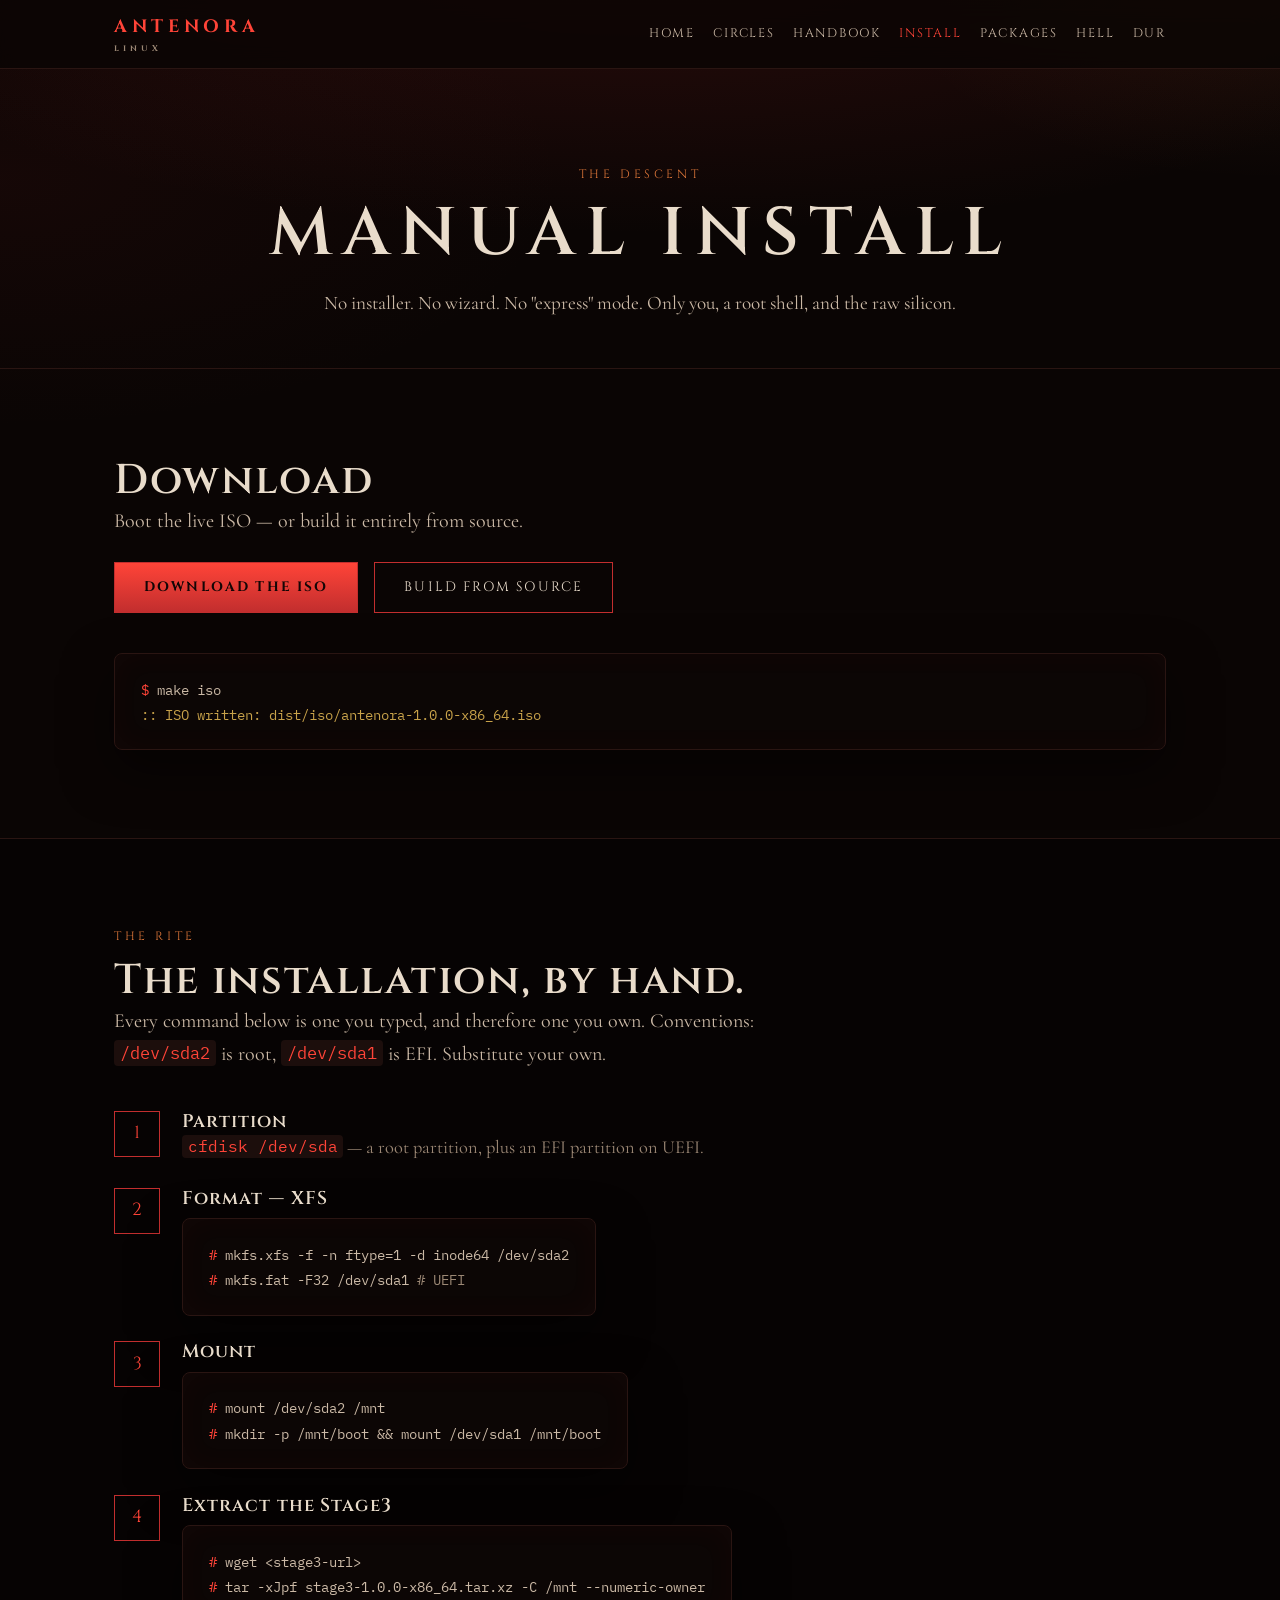
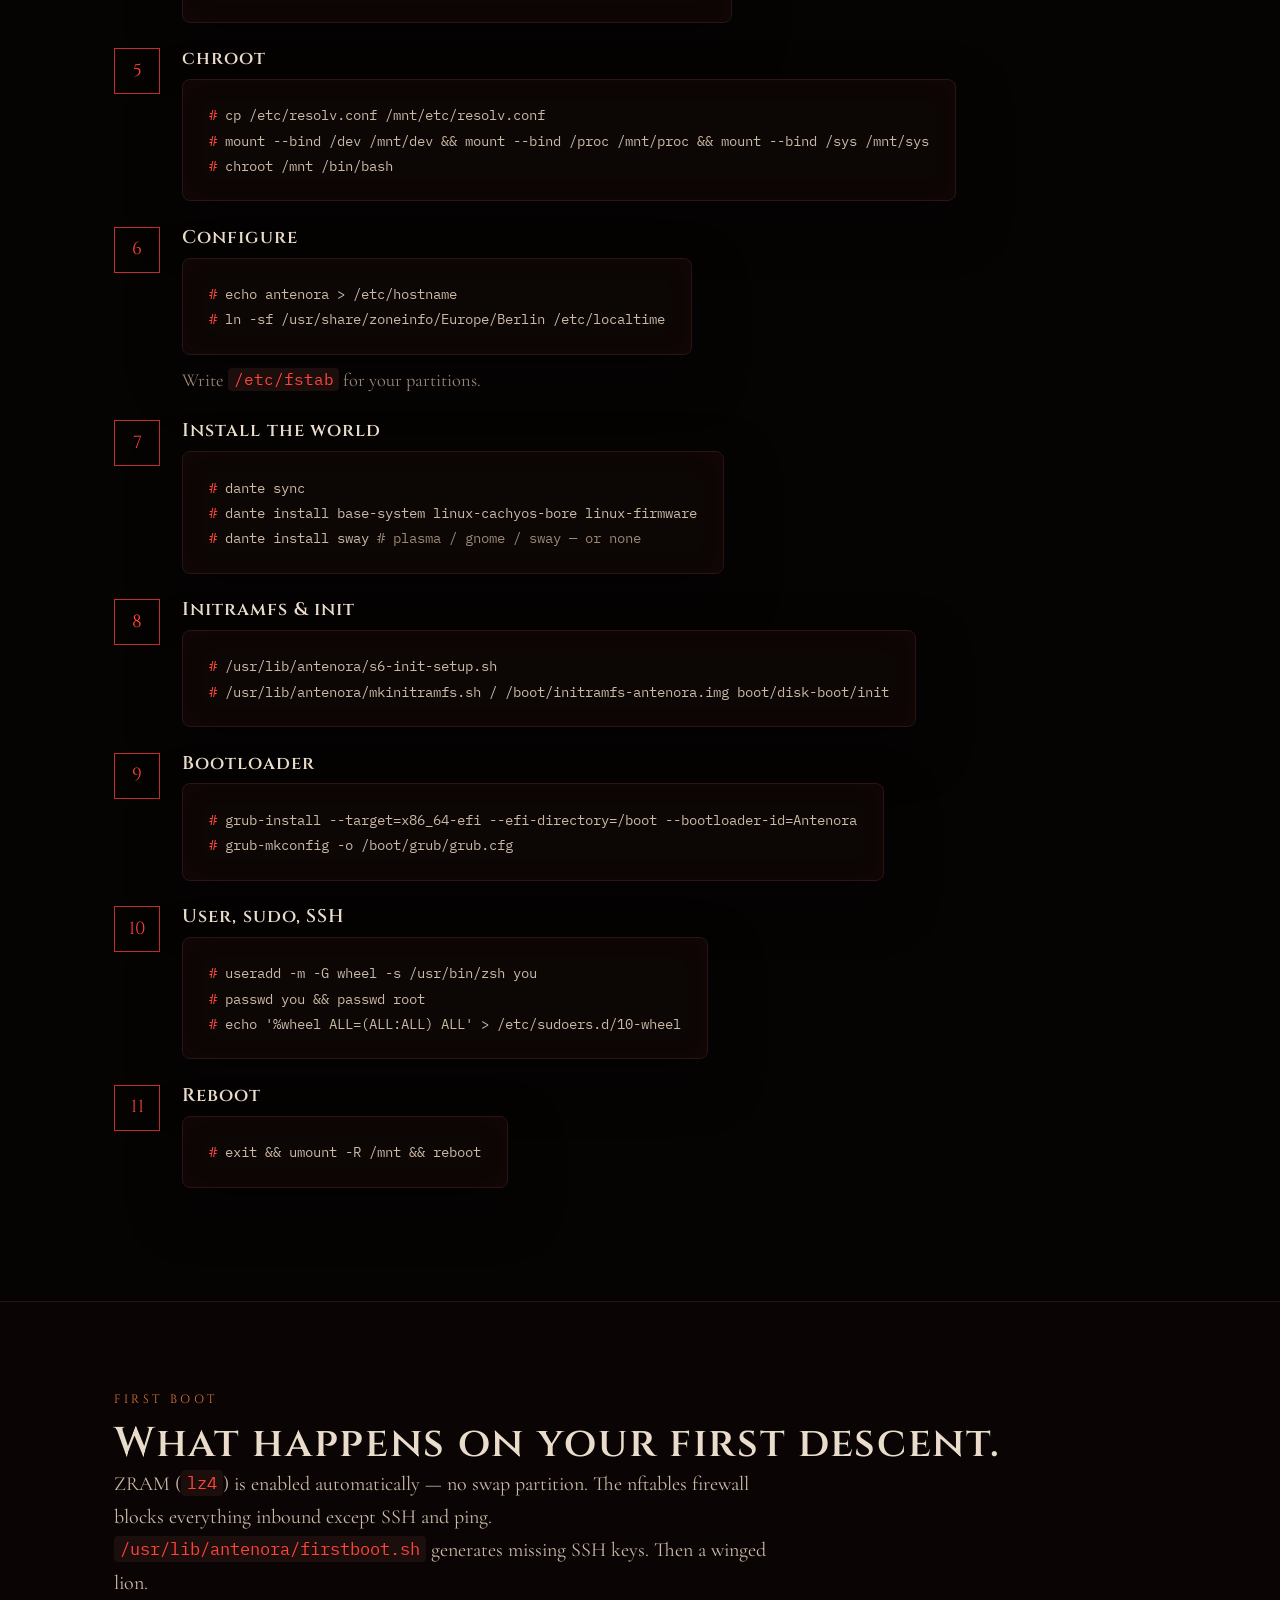
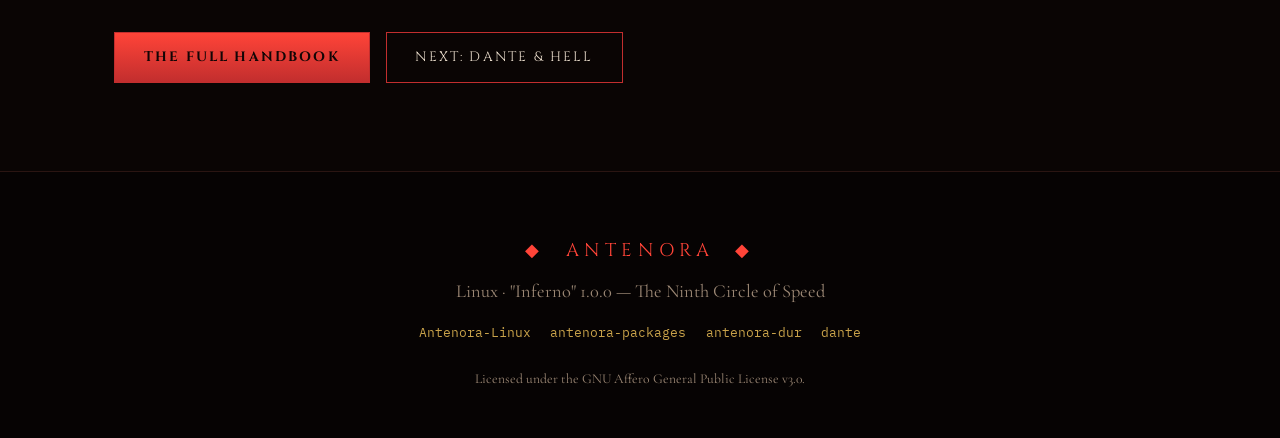
<file: docs/install.html>
<!doctype html>
<html lang="en">
<head>
  <meta charset="utf-8">
  <meta name="viewport" content="width=device-width, initial-scale=1">
  <title>Manual Installation — Antenora Linux</title>
  <meta name="description" content="Install Antenora Linux by hand. No wizard, no guided installer — just you, a root shell, and the raw silicon.">
  <link rel="preconnect" href="https://fonts.googleapis.com">
  <link rel="preconnect" href="https://fonts.gstatic.com" crossorigin>
  <link href="https://fonts.googleapis.com/css2?family=Cinzel:wght@400;600;700&family=Cormorant+Garamond:ital,wght@0,400;0,500;1,400&family=IBM+Plex+Mono:wght@400;500&display=swap" rel="stylesheet">
  <link rel="stylesheet" href="style.css">
  <link rel="icon" href="favicon.png" type="image/png">
</head>
<body>

<nav>
  <div class="nav-inner">
    <a class="brand" href="index.html">Antenora<small>Linux</small></a>
    <div class="nav-links">
      <a href="index.html">Home</a>
      <a href="circles.html">Circles</a>
      <a href="handbook.html">Handbook</a>
      <a href="install.html" class="active">Install</a>
      <a href="packages.html">Packages</a>
      <a href="hell.html">Hell</a>
      <a href="dur.html">DUR</a>
    </div>
  </div>
</nav>

<header class="page-hero">
  <div class="container">
    <div class="eyebrow">The Descent</div>
    <h1>MANUAL INSTALL</h1>
    <p>No installer. No wizard. No "express" mode. Only you, a root shell, and the raw silicon.</p>
  </div>
</header>

<section>
  <div class="container">
    <h2 class="reveal">Download</h2>
    <p class="lede reveal">Boot the live ISO — or build it entirely from source.</p>
    <div class="cta-row reveal" style="justify-content:flex-start; margin-top:1.5rem">
      <a class="btn primary" href="https://github.com/AstralZX/Antenora-Linux/releases">Download the ISO</a>
      <a class="btn ghost" href="https://github.com/AstralZX/Antenora-Linux#building">Build from source</a>
    </div>
    <div class="terminal reveal" style="margin-top:2.5rem">
      <div><span class="prompt">$</span> make iso</div>
      <div class="ok">:: ISO written: dist/iso/antenora-1.0.0-x86_64.iso</div>
    </div>
  </div>
</section>

<section class="alt">
  <div class="container">
    <div class="eyebrow">The Rite</div>
    <h2 class="reveal">The installation, by hand.</h2>
    <p class="lede reveal">Every command below is one you typed, and therefore one you own. Conventions: <code>/dev/sda2</code> is root, <code>/dev/sda1</code> is EFI. Substitute your own.</p>

    <div class="steps" style="margin-top:2.5rem">
      <div class="step reveal"><div><h3>Partition</h3><p><code>cfdisk /dev/sda</code> — a root partition, plus an EFI partition on UEFI.</p></div></div>
      <div class="step reveal"><div><h3>Format — XFS</h3><div class="terminal" style="margin-top:.6rem"><div><span class="prompt">#</span> mkfs.xfs -f -n ftype=1 -d inode64 /dev/sda2</div><div><span class="prompt">#</span> mkfs.fat -F32 /dev/sda1   <span class="dim"># UEFI</span></div></div></div></div>
      <div class="step reveal"><div><h3>Mount</h3><div class="terminal" style="margin-top:.6rem"><div><span class="prompt">#</span> mount /dev/sda2 /mnt</div><div><span class="prompt">#</span> mkdir -p /mnt/boot &amp;&amp; mount /dev/sda1 /mnt/boot</div></div></div></div>
      <div class="step reveal"><div><h3>Extract the Stage3</h3><div class="terminal" style="margin-top:.6rem"><div><span class="prompt">#</span> wget &lt;stage3-url&gt;</div><div><span class="prompt">#</span> tar -xJpf stage3-1.0.0-x86_64.tar.xz -C /mnt --numeric-owner</div></div></div></div>
      <div class="step reveal"><div><h3>chroot</h3><div class="terminal" style="margin-top:.6rem"><div><span class="prompt">#</span> cp /etc/resolv.conf /mnt/etc/resolv.conf</div><div><span class="prompt">#</span> mount --bind /dev /mnt/dev &amp;&amp; mount --bind /proc /mnt/proc &amp;&amp; mount --bind /sys /mnt/sys</div><div><span class="prompt">#</span> chroot /mnt /bin/bash</div></div></div></div>
      <div class="step reveal"><div><h3>Configure</h3><div class="terminal" style="margin-top:.6rem"><div><span class="prompt">#</span> echo antenora &gt; /etc/hostname</div><div><span class="prompt">#</span> ln -sf /usr/share/zoneinfo/Europe/Berlin /etc/localtime</div></div><p style="margin-top:.6rem">Write <code>/etc/fstab</code> for your partitions.</p></div></div>
      <div class="step reveal"><div><h3>Install the world</h3><div class="terminal" style="margin-top:.6rem"><div><span class="prompt">#</span> dante sync</div><div><span class="prompt">#</span> dante install base-system linux-cachyos-bore linux-firmware</div><div><span class="prompt">#</span> dante install sway <span class="dim"># plasma / gnome / sway — or none</span></div></div></div></div>
      <div class="step reveal"><div><h3>Initramfs &amp; init</h3><div class="terminal" style="margin-top:.6rem"><div><span class="prompt">#</span> /usr/lib/antenora/s6-init-setup.sh</div><div><span class="prompt">#</span> /usr/lib/antenora/mkinitramfs.sh / /boot/initramfs-antenora.img boot/disk-boot/init</div></div></div></div>
      <div class="step reveal"><div><h3>Bootloader</h3><div class="terminal" style="margin-top:.6rem"><div><span class="prompt">#</span> grub-install --target=x86_64-efi --efi-directory=/boot --bootloader-id=Antenora</div><div><span class="prompt">#</span> grub-mkconfig -o /boot/grub/grub.cfg</div></div></div></div>
      <div class="step reveal"><div><h3>User, sudo, SSH</h3><div class="terminal" style="margin-top:.6rem"><div><span class="prompt">#</span> useradd -m -G wheel -s /usr/bin/zsh you</div><div><span class="prompt">#</span> passwd you &amp;&amp; passwd root</div><div><span class="prompt">#</span> echo '%wheel ALL=(ALL:ALL) ALL' &gt; /etc/sudoers.d/10-wheel</div></div></div></div>
      <div class="step reveal"><div><h3>Reboot</h3><div class="terminal" style="margin-top:.6rem"><div><span class="prompt">#</span> exit &amp;&amp; umount -R /mnt &amp;&amp; reboot</div></div></div></div>
    </div>
  </div>
</section>

<section>
  <div class="container">
    <div class="eyebrow">First Boot</div>
    <h2 class="reveal">What happens on your first descent.</h2>
    <p class="lede reveal">ZRAM (<code>lz4</code>) is enabled automatically — no swap partition. The nftables firewall blocks everything inbound except SSH and ping. <code>/usr/lib/antenora/firstboot.sh</code> generates missing SSH keys. Then a winged lion.</p>
    <div class="cta-row reveal" style="justify-content:flex-start; margin-top:2rem">
      <a class="btn primary" href="https://github.com/AstralZX/Antenora-Linux/blob/main/docs/install-guide.md">The full handbook</a>
      <a class="btn ghost" href="packages.html">Next: Dante &amp; Hell</a>
    </div>
  </div>
</section>

<footer>
  <div class="container">
    <div style="font-family:var(--display); letter-spacing:.3em; color:var(--red-bright)">◆ &nbsp;ANTENORA&nbsp; ◆</div>
    <p style="margin-top:.6rem; color:var(--muted)">Linux · "Inferno" 1.0.0 — The Ninth Circle of Speed</p>
    <div class="repos">
      <a href="https://github.com/AstralZX/Antenora-Linux">Antenora-Linux</a>
      <a href="https://github.com/AstralZX/antenora-packages">antenora-packages</a>
      <a href="https://github.com/AstralZX/antenora-dur">antenora-dur</a>
      <a href="https://github.com/AstralZX/dante">dante</a>
    </div>
    <p class="legal">Licensed under the GNU Affero General Public License v3.0.</p>
  </div>
</footer>

<script src="main.js"></script>
</body>
</html>
</file>
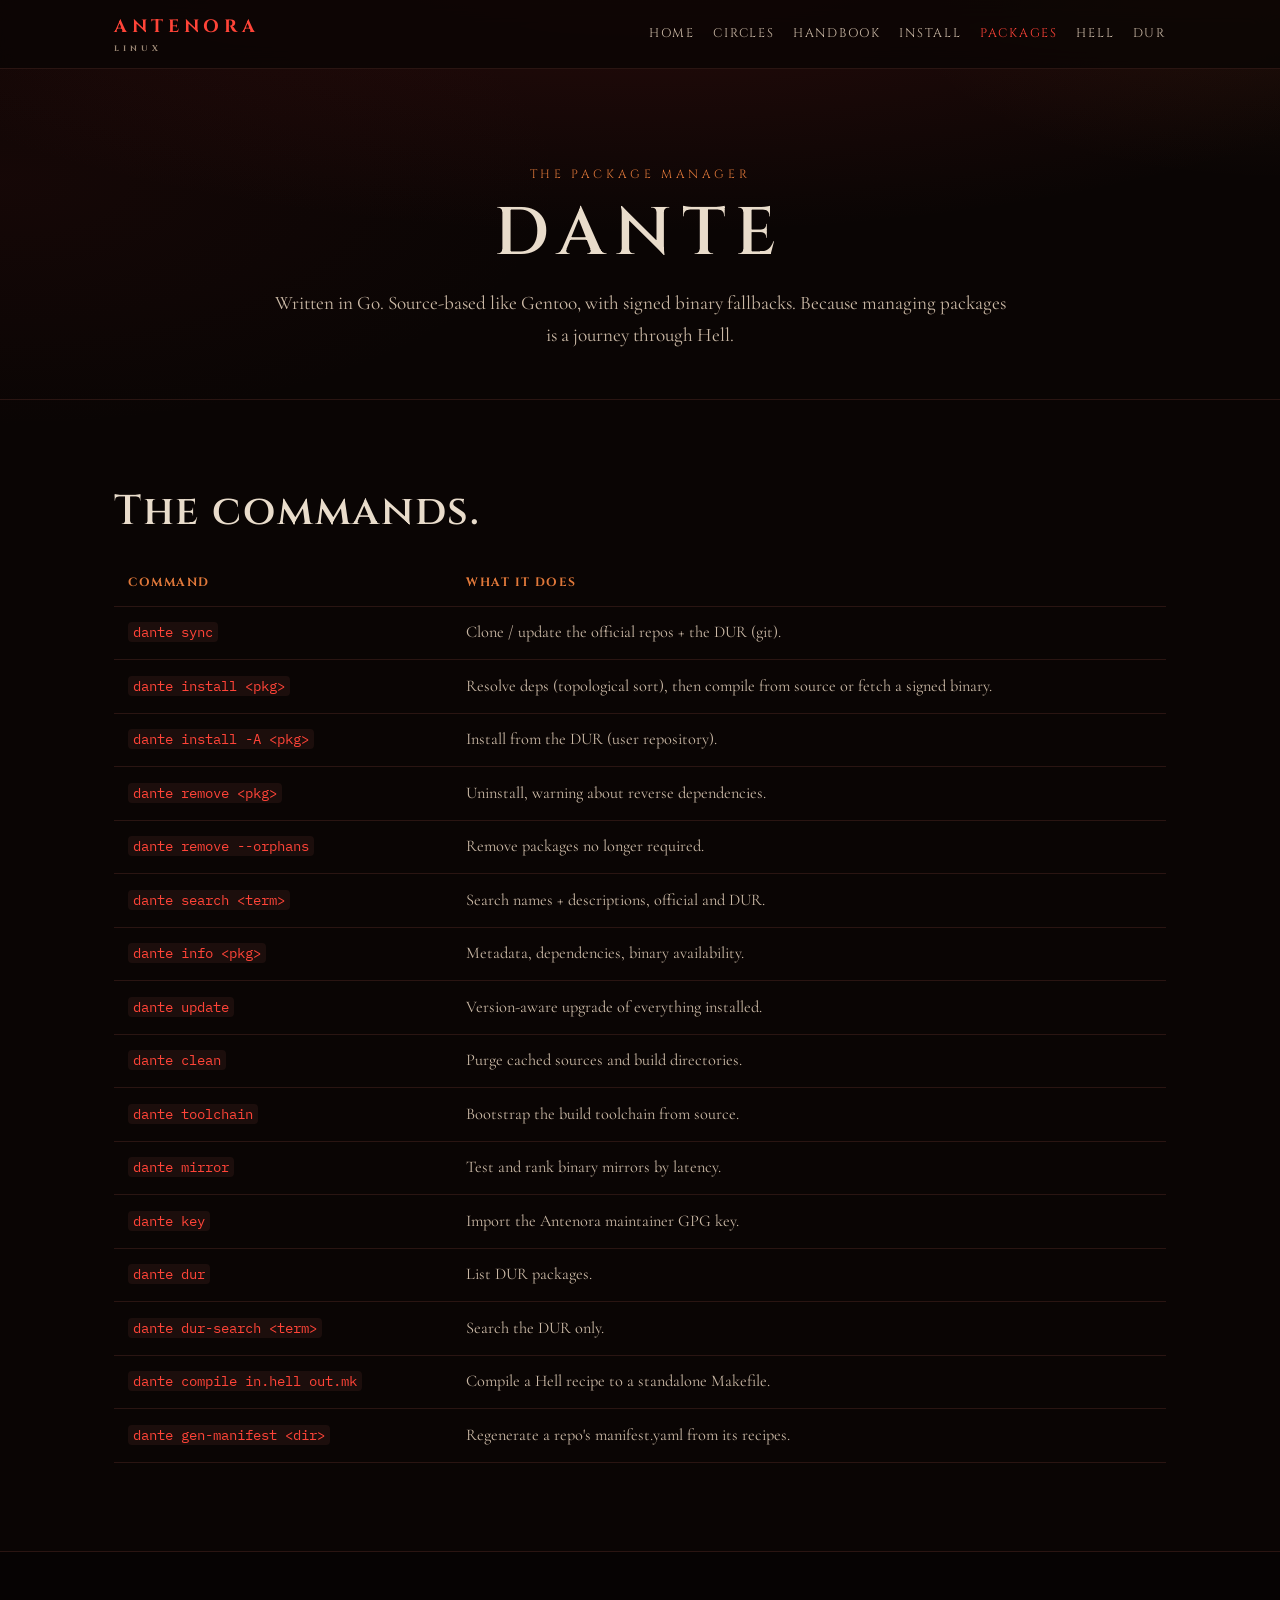
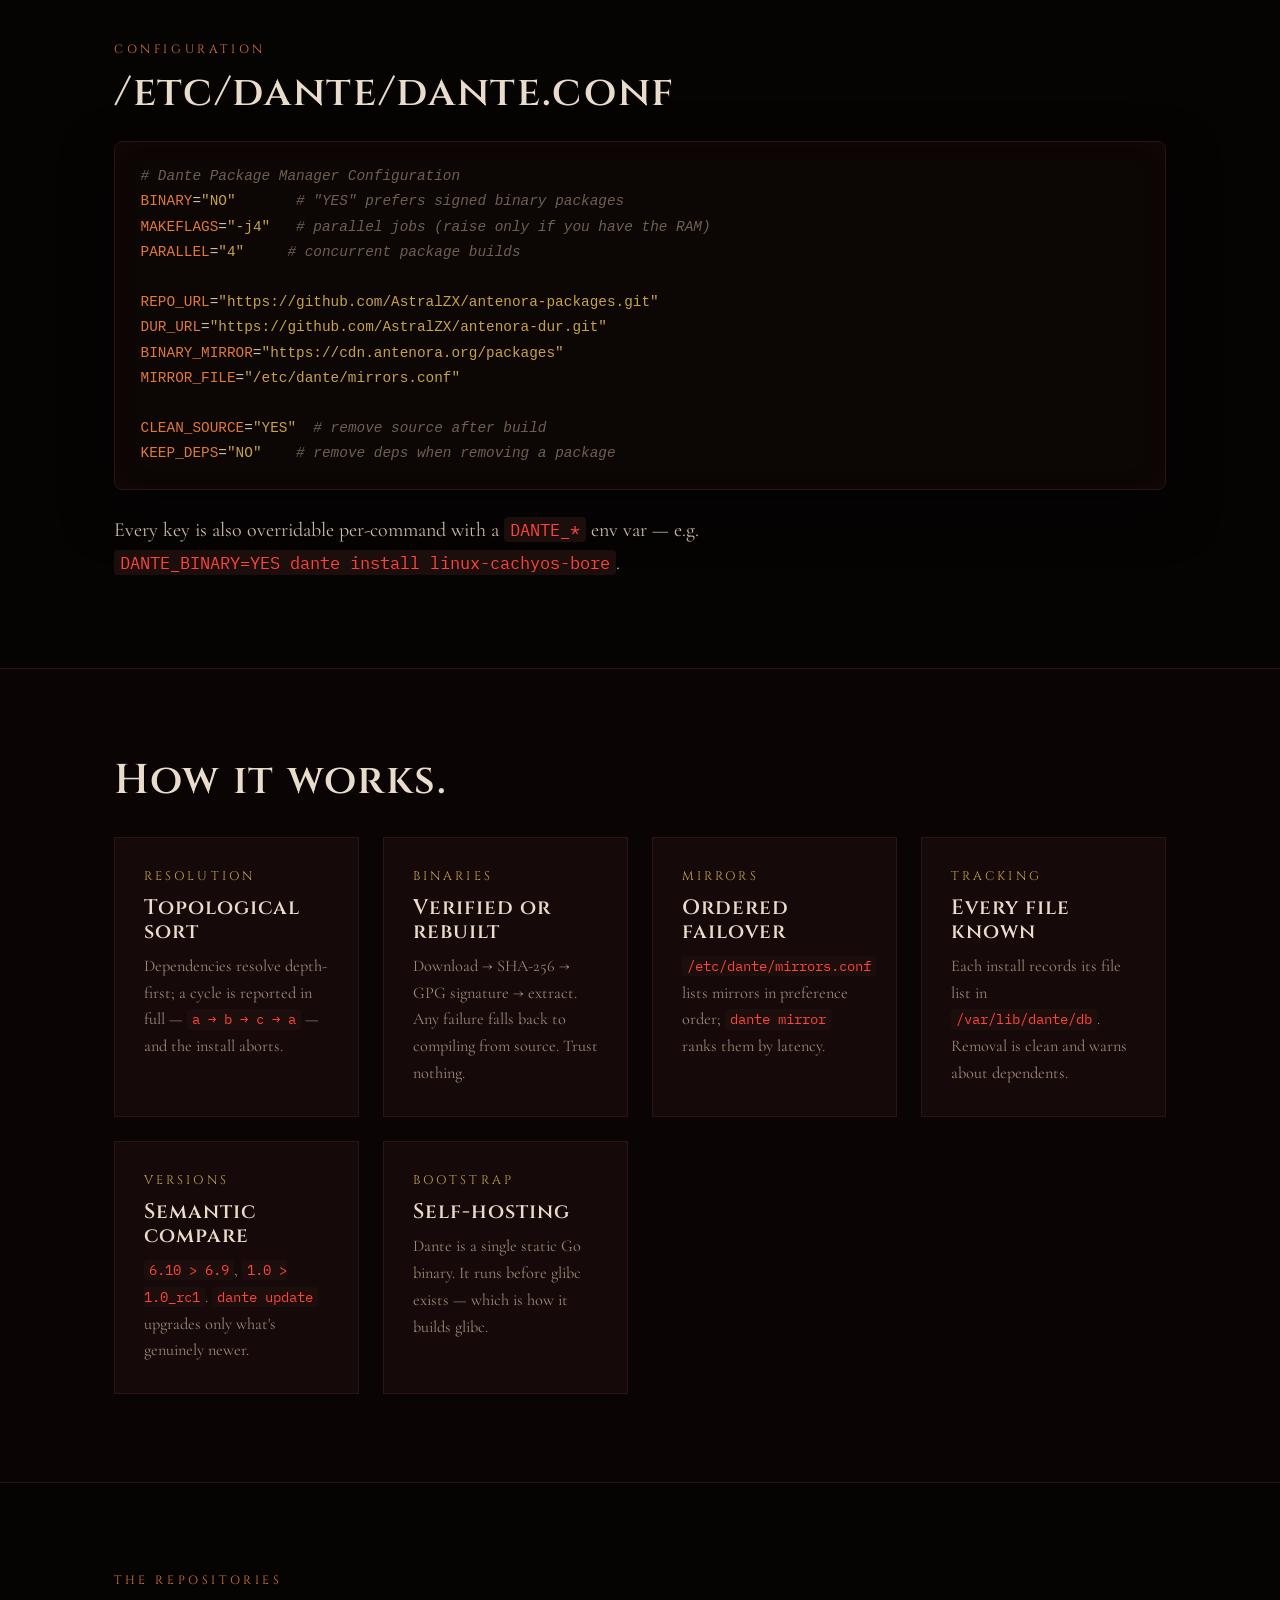
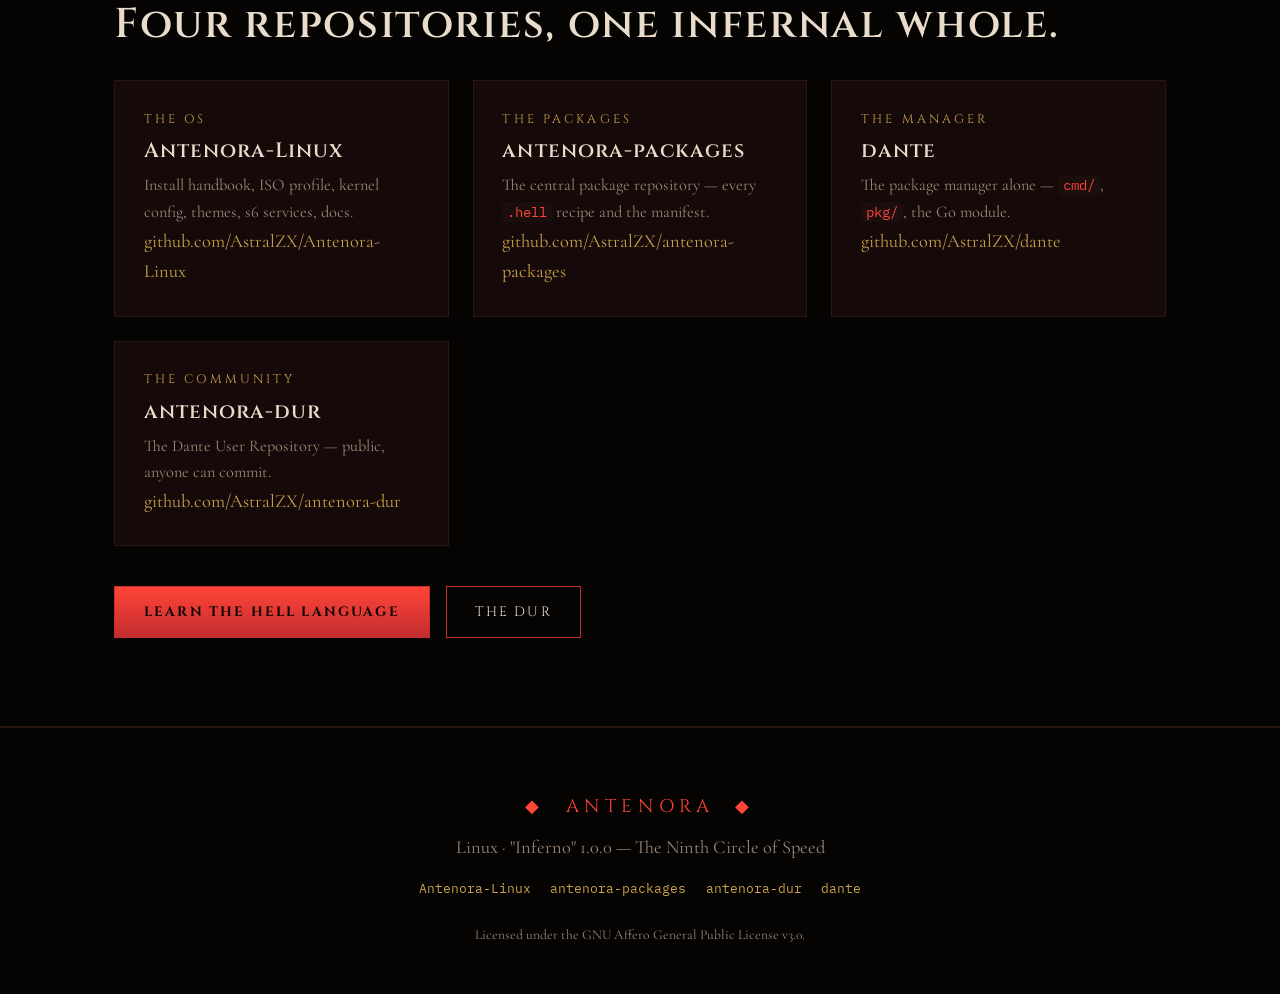
<file: docs/packages.html>
<!doctype html>
<html lang="en">
<head>
  <meta charset="utf-8">
  <meta name="viewport" content="width=device-width, initial-scale=1">
  <title>Dante — The Package Manager — Antenora Linux</title>
  <meta name="description" content="Dante is Antenora's source-based package manager, written in Go. Source-first with signed binary fallbacks, the DUR, and mirror failover.">
  <link rel="preconnect" href="https://fonts.googleapis.com">
  <link rel="preconnect" href="https://fonts.gstatic.com" crossorigin>
  <link href="https://fonts.googleapis.com/css2?family=Cinzel:wght@400;600;700&family=Cormorant+Garamond:ital,wght@0,400;0,500;1,400&family=IBM+Plex+Mono:wght@400;500&display=swap" rel="stylesheet">
  <link rel="stylesheet" href="style.css">
  <link rel="icon" href="favicon.png" type="image/png">
</head>
<body>

<nav>
  <div class="nav-inner">
    <a class="brand" href="index.html">Antenora<small>Linux</small></a>
    <div class="nav-links">
      <a href="index.html">Home</a>
      <a href="circles.html">Circles</a>
      <a href="handbook.html">Handbook</a>
      <a href="install.html">Install</a>
      <a href="packages.html" class="active">Packages</a>
      <a href="hell.html">Hell</a>
      <a href="dur.html">DUR</a>
    </div>
  </div>
</nav>

<header class="page-hero">
  <div class="container">
    <div class="eyebrow">The Package Manager</div>
    <h1>DANTE</h1>
    <p>Written in Go. Source-based like Gentoo, with signed binary fallbacks. Because managing packages is a journey through Hell.</p>
  </div>
</header>

<section>
  <div class="container">
    <h2 class="reveal">The commands.</h2>
    <table style="margin-top:1.5rem">
      <thead><tr><th>Command</th><th>What it does</th></tr></thead>
      <tbody>
        <tr><td><code>dante sync</code></td><td>Clone / update the official repos + the DUR (git).</td></tr>
        <tr><td><code>dante install &lt;pkg&gt;</code></td><td>Resolve deps (topological sort), then compile from source or fetch a signed binary.</td></tr>
        <tr><td><code>dante install -A &lt;pkg&gt;</code></td><td>Install from the DUR (user repository).</td></tr>
        <tr><td><code>dante remove &lt;pkg&gt;</code></td><td>Uninstall, warning about reverse dependencies.</td></tr>
        <tr><td><code>dante remove --orphans</code></td><td>Remove packages no longer required.</td></tr>
        <tr><td><code>dante search &lt;term&gt;</code></td><td>Search names + descriptions, official and DUR.</td></tr>
        <tr><td><code>dante info &lt;pkg&gt;</code></td><td>Metadata, dependencies, binary availability.</td></tr>
        <tr><td><code>dante update</code></td><td>Version-aware upgrade of everything installed.</td></tr>
        <tr><td><code>dante clean</code></td><td>Purge cached sources and build directories.</td></tr>
        <tr><td><code>dante toolchain</code></td><td>Bootstrap the build toolchain from source.</td></tr>
        <tr><td><code>dante mirror</code></td><td>Test and rank binary mirrors by latency.</td></tr>
        <tr><td><code>dante key</code></td><td>Import the Antenora maintainer GPG key.</td></tr>
        <tr><td><code>dante dur</code></td><td>List DUR packages.</td></tr>
        <tr><td><code>dante dur-search &lt;term&gt;</code></td><td>Search the DUR only.</td></tr>
        <tr><td><code>dante compile in.hell out.mk</code></td><td>Compile a Hell recipe to a standalone Makefile.</td></tr>
        <tr><td><code>dante gen-manifest &lt;dir&gt;</code></td><td>Regenerate a repo's manifest.yaml from its recipes.</td></tr>
      </tbody>
    </table>
  </div>
</section>

<section class="alt">
  <div class="container">
    <div class="eyebrow">Configuration</div>
    <h2 class="reveal">/etc/dante/dante.conf</h2>
    <div class="code reveal" style="margin-top:1.5rem"><pre><span class="c"># Dante Package Manager Configuration</span>
<span class="v">BINARY</span>=<span class="s">"NO"</span>       <span class="c"># "YES" prefers signed binary packages</span>
<span class="v">MAKEFLAGS</span>=<span class="s">"-j4"</span>   <span class="c"># parallel jobs (raise only if you have the RAM)</span>
<span class="v">PARALLEL</span>=<span class="s">"4"</span>     <span class="c"># concurrent package builds</span>

<span class="v">REPO_URL</span>=<span class="s">"https://github.com/AstralZX/antenora-packages.git"</span>
<span class="v">DUR_URL</span>=<span class="s">"https://github.com/AstralZX/antenora-dur.git"</span>
<span class="v">BINARY_MIRROR</span>=<span class="s">"https://cdn.antenora.org/packages"</span>
<span class="v">MIRROR_FILE</span>=<span class="s">"/etc/dante/mirrors.conf"</span>

<span class="v">CLEAN_SOURCE</span>=<span class="s">"YES"</span>  <span class="c"># remove source after build</span>
<span class="v">KEEP_DEPS</span>=<span class="s">"NO"</span>    <span class="c"># remove deps when removing a package</span></pre></div>
    <p class="lede reveal" style="margin-top:1.5rem">Every key is also overridable per-command with a <code>DANTE_*</code> env var — e.g. <code>DANTE_BINARY=YES dante install linux-cachyos-bore</code>.</p>
  </div>
</section>

<section>
  <div class="container">
    <h2 class="reveal">How it works.</h2>
    <div class="grid three" style="margin-top:2rem">
      <div class="card reveal">
        <div class="num">Resolution</div>
        <h3>Topological sort</h3>
        <p>Dependencies resolve depth-first; a cycle is reported in full — <code>a → b → c → a</code> — and the install aborts.</p>
      </div>
      <div class="card reveal">
        <div class="num">Binaries</div>
        <h3>Verified or rebuilt</h3>
        <p>Download → SHA-256 → GPG signature → extract. Any failure falls back to compiling from source. Trust nothing.</p>
      </div>
      <div class="card reveal">
        <div class="num">Mirrors</div>
        <h3>Ordered failover</h3>
        <p><code>/etc/dante/mirrors.conf</code> lists mirrors in preference order; <code>dante mirror</code> ranks them by latency.</p>
      </div>
      <div class="card reveal">
        <div class="num">Tracking</div>
        <h3>Every file known</h3>
        <p>Each install records its file list in <code>/var/lib/dante/db</code>. Removal is clean and warns about dependents.</p>
      </div>
      <div class="card reveal">
        <div class="num">Versions</div>
        <h3>Semantic compare</h3>
        <p><code>6.10 &gt; 6.9</code>, <code>1.0 &gt; 1.0_rc1</code>. <code>dante update</code> upgrades only what's genuinely newer.</p>
      </div>
      <div class="card reveal">
        <div class="num">Bootstrap</div>
        <h3>Self-hosting</h3>
        <p>Dante is a single static Go binary. It runs before glibc exists — which is how it builds glibc.</p>
      </div>
    </div>
  </div>
</section>

<section class="alt">
  <div class="container">
    <div class="eyebrow">The Repositories</div>
    <h2 class="reveal">Four repositories, one infernal whole.</h2>
    <div class="grid two" style="margin-top:2rem">
      <div class="card reveal"><div class="num">The OS</div><h3>Antenora-Linux</h3><p>Install handbook, ISO profile, kernel config, themes, s6 services, docs.</p><a href="https://github.com/AstralZX/Antenora-Linux">github.com/AstralZX/Antenora-Linux</a></div>
      <div class="card reveal"><div class="num">The packages</div><h3>antenora-packages</h3><p>The central package repository — every <code>.hell</code> recipe and the manifest.</p><a href="https://github.com/AstralZX/antenora-packages">github.com/AstralZX/antenora-packages</a></div>
      <div class="card reveal"><div class="num">The manager</div><h3>dante</h3><p>The package manager alone — <code>cmd/</code>, <code>pkg/</code>, the Go module.</p><a href="https://github.com/AstralZX/dante">github.com/AstralZX/dante</a></div>
      <div class="card reveal"><div class="num">The community</div><h3>antenora-dur</h3><p>The Dante User Repository — public, anyone can commit.</p><a href="https://github.com/AstralZX/antenora-dur">github.com/AstralZX/antenora-dur</a></div>
    </div>
    <div class="cta-row reveal" style="justify-content:flex-start; margin-top:2.5rem">
      <a class="btn primary" href="hell.html">Learn the Hell language</a>
      <a class="btn ghost" href="dur.html">The DUR</a>
    </div>
  </div>
</section>

<footer>
  <div class="container">
    <div style="font-family:var(--display); letter-spacing:.3em; color:var(--red-bright)">◆ &nbsp;ANTENORA&nbsp; ◆</div>
    <p style="margin-top:.6rem; color:var(--muted)">Linux · "Inferno" 1.0.0 — The Ninth Circle of Speed</p>
    <div class="repos">
      <a href="https://github.com/AstralZX/Antenora-Linux">Antenora-Linux</a>
      <a href="https://github.com/AstralZX/antenora-packages">antenora-packages</a>
      <a href="https://github.com/AstralZX/antenora-dur">antenora-dur</a>
      <a href="https://github.com/AstralZX/dante">dante</a>
    </div>
    <p class="legal">Licensed under the GNU Affero General Public License v3.0.</p>
  </div>
</footer>

<script src="main.js"></script>
</body>
</html>
</file>
<file: docs/style.css>
/* =========================================================================
   ANTENORA — The Ninth Circle of Speed
   A descent through Dante's Inferno, rendered in CSS.
   ========================================================================= */

:root {
  --bg: #0a0504;
  --bg-deep: #060303;
  --surface: #150a09;
  --surface-2: #1c0e0c;
  --line: #2a1512;
  --red: #c22e2e;
  --red-bright: #ff4438;
  --red-deep: #7c1d1d;
  --ember: #e0783a;
  --gold: #c8a24a;
  --ink: #e9dccb;
  --ink-dim: #cbb9a6;
  --muted: #9c8875;
  --serif: "Cormorant Garamond", "Georgia", serif;
  --display: "Cinzel", "Trajan Pro", serif;
  --mono: "IBM Plex Mono", "SFMono-Regular", "Menlo", monospace;
  --maxw: 1100px;
}

* { margin: 0; padding: 0; box-sizing: border-box; }

html { scroll-behavior: smooth; }

body {
  background: var(--bg);
  color: var(--ink);
  font-family: var(--serif);
  font-size: 1.15rem;
  line-height: 1.65;
  -webkit-font-smoothing: antialiased;
  background-image:
    radial-gradient(ellipse 120% 60% at 50% -10%, rgba(194,46,46,.20), transparent 60%),
    radial-gradient(ellipse 60% 40% at 100% 0%, rgba(224,120,58,.08), transparent 50%),
    radial-gradient(ellipse 80% 50% at 0% 20%, rgba(124,29,29,.10), transparent 55%);
  background-attachment: fixed;
}

::selection { background: var(--red); color: #fff; }

a { color: var(--gold); text-decoration: none; transition: color .2s ease; }
a:hover { color: var(--ember); }

h1, h2, h3, h4 { font-family: var(--display); font-weight: 600; color: var(--ink); line-height: 1.15; }
h2 { font-size: clamp(1.8rem, 3.5vw, 2.6rem); letter-spacing: .04em; }
h3 { font-size: 1.3rem; letter-spacing: .05em; }

.container { max-width: var(--maxw); margin: 0 auto; padding: 0 1.5rem; }

/* ---- scroll progress ----------------------------------------------------- */
.progress {
  position: fixed; top: 0; left: 0; height: 2px; width: 0; z-index: 100;
  background: linear-gradient(90deg, var(--red-deep), var(--red-bright), var(--ember));
  box-shadow: 0 0 8px rgba(255,68,56,.6);
}

/* ---- Nav ----------------------------------------------------------------- */
nav {
  position: sticky; top: 0; z-index: 50;
  background: rgba(10,5,4,.82);
  backdrop-filter: blur(12px);
  border-bottom: 1px solid var(--line);
}
.nav-inner { display: flex; align-items: center; gap: 1.4rem; max-width: var(--maxw); margin: 0 auto; padding: .8rem 1.5rem; }
.brand { font-family: var(--display); font-weight: 700; font-size: 1.12rem; letter-spacing: .26em; color: var(--red-bright); text-transform: uppercase; white-space: nowrap; }
.brand small { display: block; font-size: .5rem; letter-spacing: .5em; color: var(--muted); }
.nav-links { display: flex; gap: 1.15rem; margin-left: auto; }
.nav-links a { font-family: var(--display); font-size: .78rem; letter-spacing: .14em; text-transform: uppercase; color: var(--ink-dim); }
.nav-links a:hover { color: var(--ember); }
.nav-links a.active { color: var(--red-bright); }

/* ---- Hero ----------------------------------------------------------------- */
.hero {
  position: relative; min-height: 92vh;
  display: flex; align-items: center; justify-content: center; text-align: center;
  overflow: hidden;
}
#embers { position: absolute; inset: 0; width: 100%; height: 100%; }
.hero::after {
  content: ""; position: absolute; inset: 0; pointer-events: none;
  background: radial-gradient(ellipse at center, transparent 40%, rgba(6,3,3,.85) 100%);
}
.hero-inner { position: relative; z-index: 2; padding: 4rem 1.5rem; }
.hero .invocation { font-family: var(--display); letter-spacing: .55em; text-transform: uppercase; color: var(--red-bright); font-size: clamp(.85rem, 1.8vw, 1.15rem); margin-bottom: .6rem; }
.hero h1 {
  font-size: clamp(3rem, 11vw, 8rem);
  letter-spacing: .18em;
  font-weight: 700;
  background: linear-gradient(180deg, #f4e7d8 0%, #c22e2e 55%, #7c1d1d 100%);
  -webkit-background-clip: text; background-clip: text; color: transparent;
  filter: drop-shadow(0 0 30px rgba(194,46,46,.35));
}
.hero .subtitle { font-size: clamp(1rem, 2.2vw, 1.35rem); color: var(--ink-dim); font-style: italic; margin-top: .4rem; }
.crest { color: var(--red-bright); font-family: var(--mono); font-size: clamp(.5rem, 1.4vw, .78rem); line-height: 1.05; margin: 2rem auto; text-shadow: 0 0 14px rgba(255,68,56,.55); white-space: pre; display: inline-block; }
.cta-row { display: flex; gap: 1rem; justify-content: center; flex-wrap: wrap; margin-top: 1.5rem; }
.btn {
  font-family: var(--display); letter-spacing: .16em; text-transform: uppercase;
  font-size: .85rem; padding: .85rem 1.8rem; border: 1px solid var(--red);
  color: var(--ink); transition: all .25s ease; cursor: pointer; display: inline-block;
}
.btn.primary { background: linear-gradient(180deg, var(--red-bright), var(--red)); border-color: var(--red); color: #120505; font-weight: 700; }
.btn.primary:hover { box-shadow: 0 0 26px rgba(255,68,56,.55); transform: translateY(-1px); }
.btn.ghost:hover { border-color: var(--ember); color: var(--ember); box-shadow: 0 0 18px rgba(224,120,58,.25); }
.scroll-hint { position: absolute; bottom: 1.4rem; left: 50%; transform: translateX(-50%); color: var(--muted); font-family: var(--display); font-size: .7rem; letter-spacing: .3em; animation: bob 2.2s infinite; }
@keyframes bob { 0%,100% { transform: translate(-50%,0); } 50% { transform: translate(-50%,8px); } }

/* ---- Sections -------------------------------------------------------------- */
section { padding: 5.5rem 0; }
section.alt { background: var(--bg-deep); border-top: 1px solid var(--line); border-bottom: 1px solid var(--line); }
.eyebrow { font-family: var(--display); letter-spacing: .3em; text-transform: uppercase; font-size: .75rem; color: var(--ember); margin-bottom: .6rem; }
.lede { max-width: 42rem; color: var(--ink-dim); font-size: 1.25rem; }

.quote-strip { text-align: center; padding: 3.5rem 0; }
.quote-strip blockquote { font-size: clamp(1.3rem, 3vw, 2rem); font-style: italic; color: var(--ink); max-width: 52rem; margin: 0 auto; }
.quote-strip cite { display: block; margin-top: 1rem; font-family: var(--display); font-style: normal; font-size: .8rem; letter-spacing: .25em; text-transform: uppercase; color: var(--muted); }

.grid { display: grid; gap: 1.5rem; }
.grid.two { grid-template-columns: repeat(auto-fit, minmax(280px, 1fr)); }
.grid.three { grid-template-columns: repeat(auto-fit, minmax(240px, 1fr)); }
.card {
  background: var(--surface); border: 1px solid var(--line); padding: 1.8rem;
  transition: transform .25s ease, border-color .25s ease, box-shadow .25s ease;
}
.card:hover { transform: translateY(-4px); border-color: var(--red); box-shadow: 0 12px 34px rgba(194,46,46,.22); }
.card .num { font-family: var(--display); font-size: .78rem; letter-spacing: .25em; text-transform: uppercase; color: var(--gold); }
.card h3 { margin: .6rem 0 .5rem; }
.card p { color: var(--muted); font-size: 1.02rem; }

.circle { display: flex; gap: 1.4rem; align-items: flex-start; }
.circle .ring {
  flex: 0 0 auto; width: 58px; height: 58px; border-radius: 50%;
  border: 2px solid var(--red); display: grid; place-items: center;
  font-family: var(--display); font-size: 1.4rem; color: var(--red-bright);
  box-shadow: inset 0 0 14px rgba(194,46,46,.35);
}

table { width: 100%; border-collapse: collapse; }
th, td { text-align: left; padding: .8rem .9rem; border-bottom: 1px solid var(--line); }
th { font-family: var(--display); letter-spacing: .12em; text-transform: uppercase; font-size: .75rem; color: var(--ember); }
td { color: var(--ink-dim); font-size: 1.02rem; }
td code, p code, li code { font-family: var(--mono); font-size: .86em; color: var(--red-bright); background: var(--surface-2); padding: .08em .35em; border-radius: 4px; }

.terminal, .code {
  background: #0c0605; border: 1px solid var(--line); border-radius: 8px;
  padding: 1.4rem 1.6rem; font-family: var(--mono); font-size: .9rem; line-height: 1.75;
  overflow-x: auto; box-shadow: 0 20px 50px rgba(0,0,0,.5), inset 0 0 30px rgba(194,46,46,.04);
}
.terminal { color: var(--ink-dim); }
.terminal .prompt { color: var(--red-bright); }
.terminal .ok { color: var(--gold); }
.terminal .dim { color: var(--muted); }
.code { color: #d7c6b2; }
.code .c { color: #6f5f50; font-style: italic; }
.code .k { color: var(--red-bright); }
.code .s { color: var(--gold); }
.code .v { color: var(--ember); }

.steps { counter-reset: step; }
.step { display: flex; gap: 1.4rem; margin-bottom: 1.6rem; }
.step::before {
  counter-increment: step; content: counter(step);
  flex: 0 0 auto; width: 44px; height: 44px; border: 1px solid var(--red);
  display: grid; place-items: center; font-family: var(--display); color: var(--red-bright); font-size: 1.1rem;
}
.step h3 { font-size: 1.15rem; }
.step p { color: var(--muted); }

/* ---- Handbook layout ------------------------------------------------------- */
.handbook { display: flex; max-width: var(--maxw); margin: 0 auto; }
.toc {
  width: 250px; flex: 0 0 250px; position: sticky; top: 60px;
  height: calc(100vh - 60px); overflow-y: auto; padding: 2rem 1.2rem 3rem;
  border-right: 1px solid var(--line); background: rgba(10,5,4,.5);
}
.toc-title { font-family: var(--display); letter-spacing: .22em; text-transform: uppercase; font-size: .9rem; color: var(--red-bright); margin-bottom: 1.4rem; }
.toc-part { font-family: var(--display); letter-spacing: .16em; text-transform: uppercase; font-size: .66rem; color: var(--ember); margin: 1.4rem 0 .5rem; }
.toc a {
  display: block; font-size: .88rem; color: var(--muted); padding: .24rem 0;
  border-left: 2px solid transparent; padding-left: .7rem; transition: all .15s ease;
}
.toc a:hover { color: var(--ink); border-left-color: var(--red-deep); }
.toc a.active { color: var(--red-bright); border-left-color: var(--red-bright); }

.hb { flex: 1; min-width: 0; padding: 0 2.5rem 2rem; }
.hb .page-hero { padding-top: 4rem; }
.hb-section { padding: 2.5rem 0 0; }
.hb-part {
  font-family: var(--display); font-size: 1.6rem; letter-spacing: .2em; text-transform: uppercase;
  color: var(--red-bright); text-align: center; padding: 1.5rem 0 2.5rem;
  position: relative;
}
.hb-part::before, .hb-part::after { content: "◆"; color: var(--red-deep); margin: 0 1rem; font-size: .7rem; vertical-align: middle; }
.hb h2 { margin-top: 2.2rem; }
.hb h2:first-of-type { margin-top: 0; }
.hb p { color: var(--ink-dim); margin-top: .7rem; }
.hb pre { margin-top: .9rem; }

/* ---- misc ------------------------------------------------------------------- */
.page-hero { padding: 6rem 0 3rem; text-align: center; border-bottom: 1px solid var(--line); }
.page-hero h1 { font-size: clamp(2.4rem, 6vw, 4.2rem); letter-spacing: .14em; }
.page-hero p { color: var(--ink-dim); max-width: 46rem; margin: 1rem auto 0; font-size: 1.2rem; }
.rule { text-align: center; color: var(--red-deep); letter-spacing: .6em; margin: 1rem 0; }

footer { border-top: 1px solid var(--line); padding: 4rem 0 3rem; text-align: center; background: var(--bg-deep); }
footer .crest { font-size: .6rem; margin: 1rem 0; }
footer .legal { color: var(--muted); font-size: .85rem; margin-top: 1.5rem; }
footer .repos { display: flex; gap: 1.2rem; justify-content: center; flex-wrap: wrap; margin-top: 1rem; }
footer .repos a { font-family: var(--mono); font-size: .8rem; }

.reveal { opacity: 0; transform: translateY(24px); transition: opacity .7s ease, transform .7s ease; }
.reveal.in { opacity: 1; transform: none; }

@media (max-width: 900px) {
  .handbook { flex-direction: column; }
  .toc { position: static; width: 100%; height: auto; border-right: none; border-bottom: 1px solid var(--line); }
  .hb { padding: 0 1.5rem 2rem; }
}

@media (max-width: 640px) {
  .nav-links { gap: .9rem; }
  .nav-links a { font-size: .7rem; letter-spacing: .08em; }
  section { padding: 3.5rem 0; }
}

@media (prefers-reduced-motion: reduce) {
  * { animation: none !important; transition: none !important; }
  .reveal { opacity: 1; transform: none; }
}
</file>
